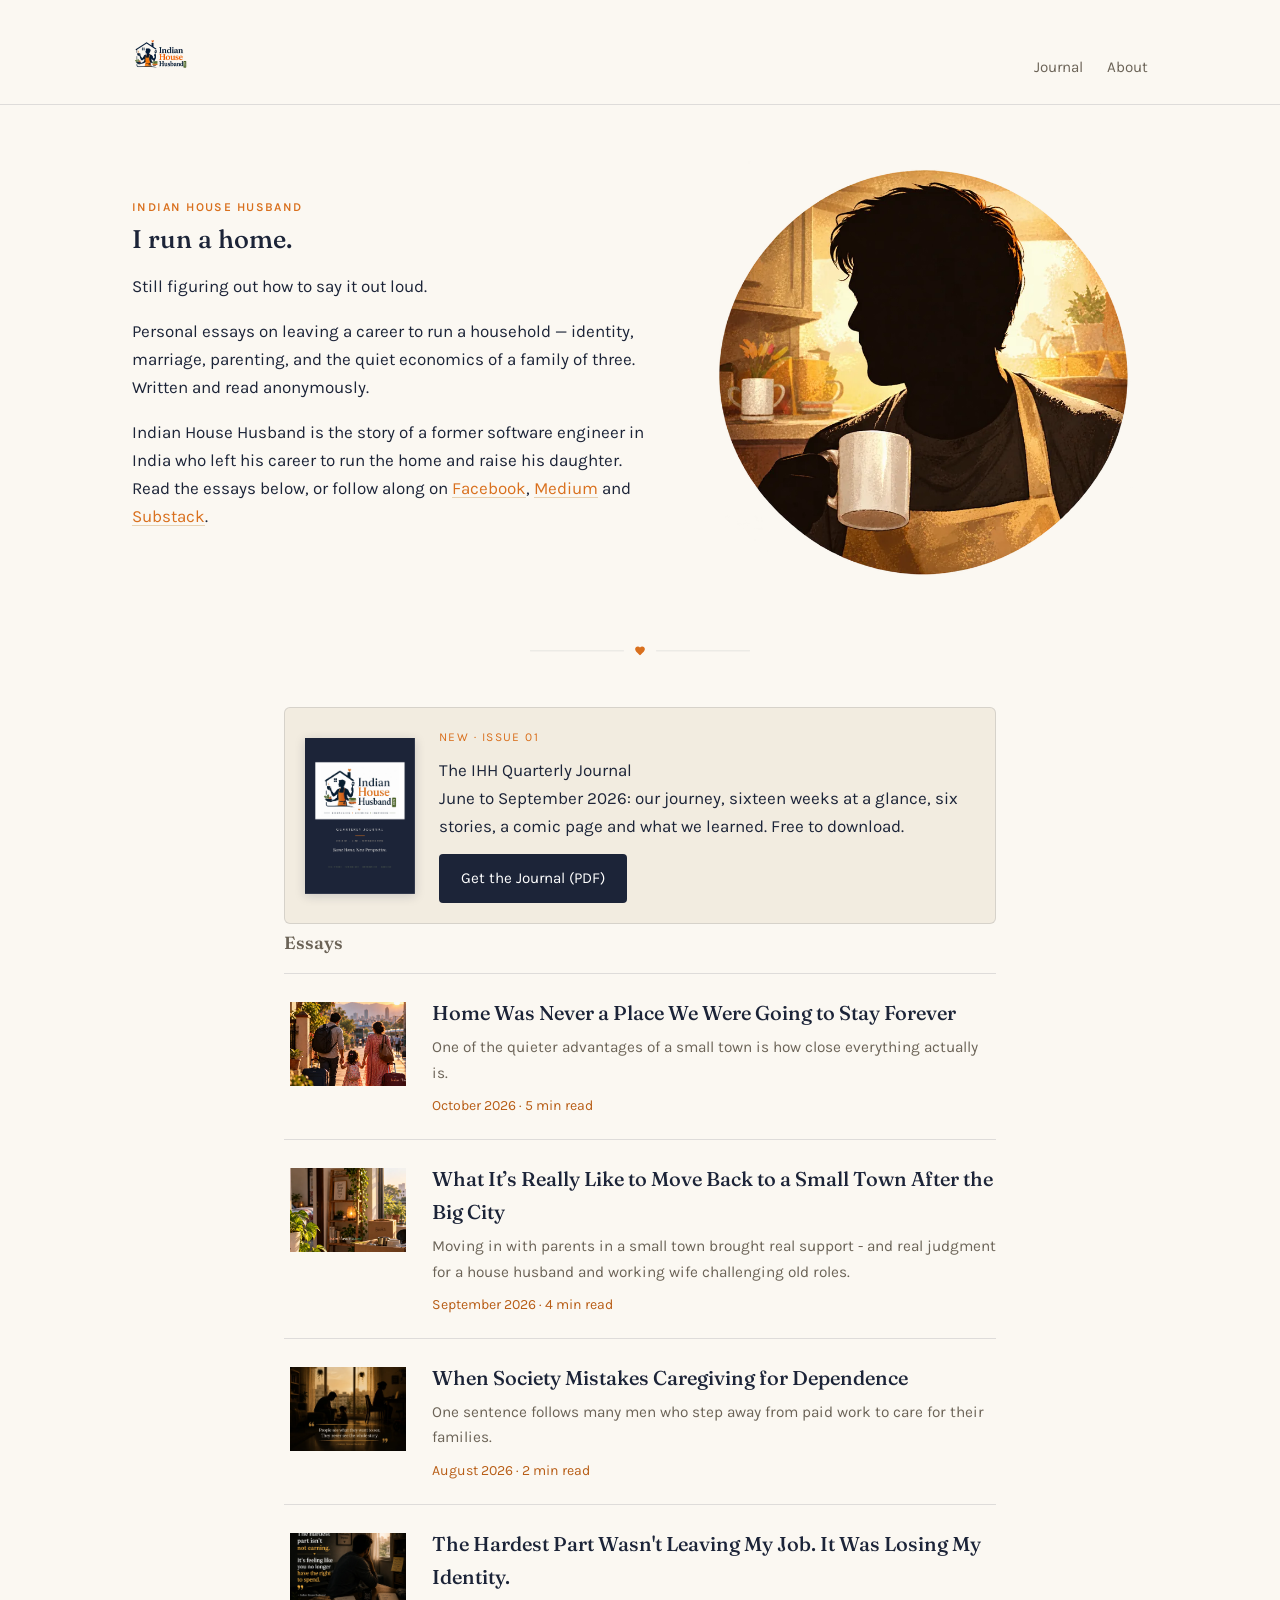
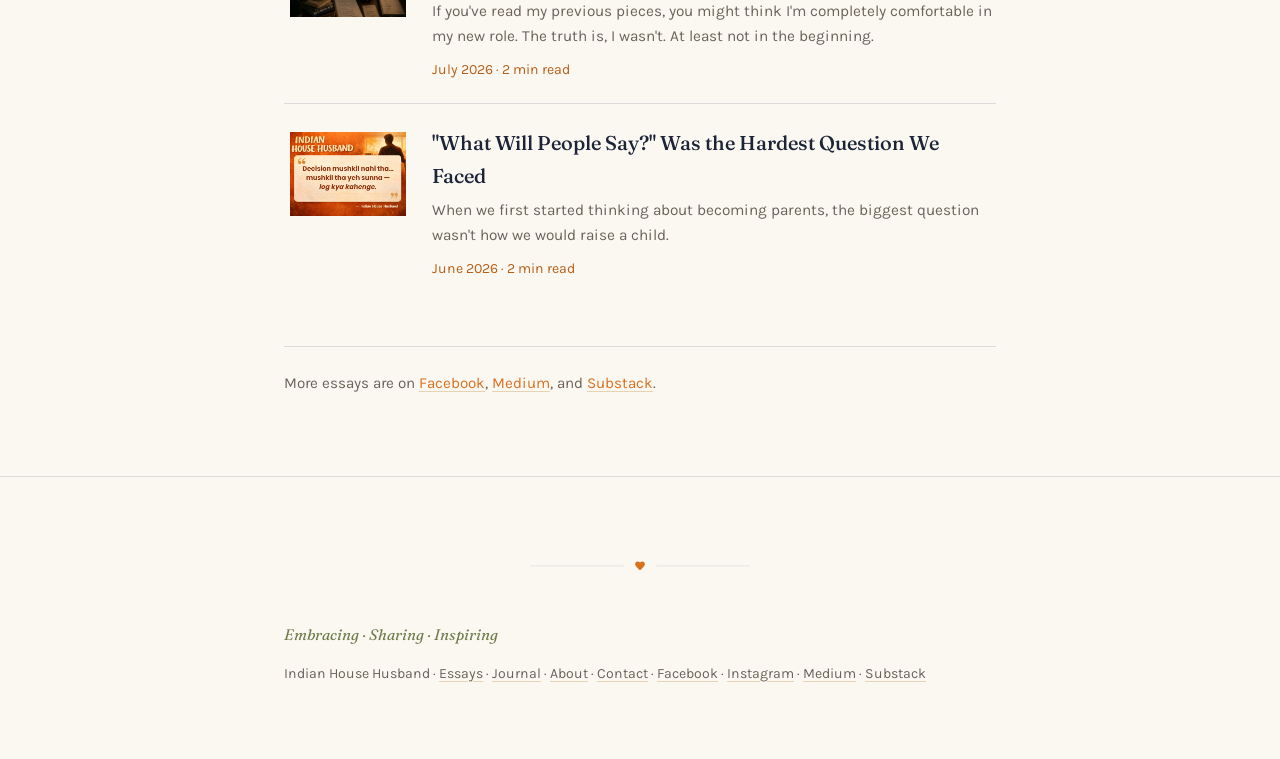
<file: index.html>
<!DOCTYPE html>
<html lang="en-IN">
<head>
<meta charset="UTF-8">
<meta name="viewport" content="width=device-width, initial-scale=1.0">
<title>Indian House Husband | Essays on Running a Home in India</title>
<meta name="description" content="Personal essays by an anonymous Indian house husband on leaving a career to run a home: identity, marriage, parenting and everyday life in India.">
<link rel="canonical" href="https://indianhousehusband.com/">
<meta name="theme-color" content="#fbf8f2">
<meta name="robots" content="index, follow, max-image-preview:large">

<meta property="og:type" content="website">
<meta property="og:site_name" content="Indian House Husband">
<meta property="og:title" content="Indian House Husband | Essays on Running a Home in India">
<meta property="og:description" content="Personal essays by an anonymous Indian house husband on leaving a career to run a home: identity, marriage, parenting and everyday life in India.">
<meta property="og:url" content="https://indianhousehusband.com/">
<meta property="og:image" content="https://indianhousehusband.com/banner.png">
<meta name="twitter:card" content="summary_large_image">
<meta name="twitter:title" content="Indian House Husband | Essays on Running a Home in India">
<meta name="twitter:description" content="Personal essays by an anonymous Indian house husband on leaving a career to run a home: identity, marriage, parenting and everyday life in India.">
<meta name="twitter:image" content="https://indianhousehusband.com/banner.png">

<script type="application/ld+json">
{
  "@context": "https://schema.org",
  "@graph": [
    {
      "@type": "Organization",
      "@id": "https://indianhousehusband.com/#org",
      "name": "Indian House Husband",
      "url": "https://indianhousehusband.com/",
      "logo": {
        "@type": "ImageObject",
        "url": "https://indianhousehusband.com/logo.png"
      },
      "sameAs": [
        "https://www.facebook.com/indianhousehusband/",
        "https://medium.com/@indianhousehusband",
        "https://substack.com/@indianhousehusband",
        "https://www.instagram.com/_indianhousehusband/"
      ],
      "email": "indianhousehusband@zohomail.in"
    },
    {
      "@type": "WebSite",
      "@id": "https://indianhousehusband.com/#website",
      "url": "https://indianhousehusband.com/",
      "name": "Indian House Husband",
      "description": "Personal essays by an anonymous Indian house husband on leaving a career to run a home: identity, marriage, parenting and everyday life in India.",
      "inLanguage": "en-IN",
      "publisher": {
        "@id": "https://indianhousehusband.com/#org"
      }
    },
    {
      "@type": "Blog",
      "@id": "https://indianhousehusband.com/#blog",
      "url": "https://indianhousehusband.com/",
      "name": "Indian House Husband",
      "description": "Personal essays by an anonymous Indian house husband on leaving a career to run a home: identity, marriage, parenting and everyday life in India.",
      "inLanguage": "en-IN",
      "publisher": {
        "@id": "https://indianhousehusband.com/#org"
      }
    }
  ]
}
</script>

<link rel="icon" href="logo.png">
<link rel="preconnect" href="https://fonts.googleapis.com">
<link rel="preconnect" href="https://fonts.gstatic.com" crossorigin>
<link rel="stylesheet" href="https://fonts.googleapis.com/css2?family=Fraunces:ital,opsz,wght@0,9..144,400;0,9..144,500;0,9..144,600;1,9..144,400&family=Karla:wght@400;500;600&display=swap">
<link rel="stylesheet" href="style.css">
</head>
<body>

<header class="site-header">
  <div class="wrap-wide">
    <a href="index.html" class="wordmark"><img src="logo-header.webp" alt="Indian House Husband" width="111" height="80"></a>
    <nav class="site-nav">
      <a href="journal.html">Journal</a>
      <a href="about.html">About</a>
    </nav>
  </div>
</header>

<main>

  <section class="hero-section">
    <div class="wrap-wide hero-grid">
      <div class="hero-text">
        <h1><span class="kicker">Indian House Husband</span> I run a home.</h1>
        <p class="tagline">Still figuring out how to say it out loud.</p>
        <p class="lede">Personal essays on leaving a career to run a household — identity, marriage, parenting, and the quiet economics of a family of three. Written and read anonymously.</p>
        <p class="lede">Indian House Husband is the story of a former software engineer in India who left his career to run the home and raise his daughter. Read the essays below, or follow along on <a href="https://www.facebook.com/indianhousehusband/" target="_blank" rel="noopener">Facebook</a>, <a href="https://medium.com/@indianhousehusband" target="_blank" rel="noopener">Medium</a> and <a href="https://substack.com/@indianhousehusband" target="_blank" rel="noopener">Substack</a>.</p>
      </div>
      <img src="images/hero.webp" alt="Silhouette of an Indian house husband holding a mug in a warm kitchen" width="800" height="772" fetchpriority="high"/>
    </div>
  </section>

  <div class="wrap">
    <svg class="ornament-divider" viewBox="0 0 300 24" xmlns="http://www.w3.org/2000/svg" role="presentation" aria-hidden="true">
      <line x1="0" y1="12" x2="128" y2="12" stroke="var(--rule)" stroke-width="1"/>
      <path transform="translate(142,4) scale(0.667)" fill="var(--accent)" d="M12 21.35l-1.45-1.32C5.4 15.36 2 12.28 2 8.5 2 5.42 4.42 3 7.5 3c1.74 0 3.41.81 4.5 2.09C13.09 3.81 14.76 3 16.5 3 19.58 3 22 5.42 22 8.5c0 3.78-3.4 6.86-8.55 11.54L12 21.35z"/>
      <line x1="172" y1="12" x2="300" y2="12" stroke="var(--rule)" stroke-width="1"/>
    </svg>
  </div>

  <section class="wrap journal-feature">
    <a class="journal-feature-card" href="journal.html">
      <img src="journal-cover.png" alt="Cover of the IHH Quarterly Journal, Issue 01" width="140" loading="lazy">
      <div>
        <span class="kicker">New · Issue 01</span>
        <span class="essay-title">The IHH Quarterly Journal</span>
        <span class="essay-dek">June to September 2026: our journey, sixteen weeks at a glance, six stories, a comic page and what we learned. Free to download.</span>
        <span class="btn-download">Get the Journal (PDF)</span>
      </div>
    </a>
  </section>

  <section class="wrap essay-list">
    <h2>Essays</h2>

    <a class="essay-row" href="essays/home-never-a-place-to-stay.html">
      <img src="images/10_2026.webp" alt="Home Was Never a Place We Were Going to Stay Forever" width="128" height="96" loading="lazy" class="essay-thumb-placeholder"/>
      <div class="essay-row-content">
        <span class="essay-title">Home Was Never a Place We Were Going to Stay Forever</span>
        <span class="essay-dek">One of the quieter advantages of a small town is how close everything actually is.</span>
        <span class="essay-meta">October 2026 · 5 min read</span>
      </div>
    </a>

    <a class="essay-row" href="essays/big-city-to-small-town.html">
      <img src="images/09_2026.webp" alt="What It’s Really Like to Move Back to a Small Town After the Big City" width="128" height="96" loading="lazy" class="essay-thumb-placeholder"/>
      <div class="essay-row-content">
        <span class="essay-title">What It’s Really Like to Move Back to a Small Town After the Big City</span>
        <span class="essay-dek">Moving in with parents in a small town brought real support - and real judgment for a house husband and working wife challenging old roles.</span>
        <span class="essay-meta">September 2026 · 4 min read</span>
      </div>
    </a>
    
    <a class="essay-row" href="essays/caregiving-not-dependence.html">
      <img src="images/08_2026.webp" alt="When Society Mistakes Caregiving for Dependence" width="128" height="96" loading="lazy" class="essay-thumb-placeholder"/>
      <div class="essay-row-content">
        <span class="essay-title">When Society Mistakes Caregiving for Dependence</span>
        <span class="essay-dek">One sentence follows many men who step away from paid work to care for their families.</span>
        <span class="essay-meta">August 2026 · 2 min read</span>
      </div>
    </a>

    <a class="essay-row" href="essays/losing-my-identity.html">
      <img src="images/07_2026.webp" alt="The Hardest Part Wasn't Leaving My Job. It Was Losing My Identity." width="128" height="96" loading="lazy" class="essay-thumb-placeholder"/>
      <div class="essay-row-content">
        <span class="essay-title">The Hardest Part Wasn't Leaving My Job. It Was Losing My Identity.</span>
        <span class="essay-dek">If you've read my previous pieces, you might think I'm completely comfortable in my new role. The truth is, I wasn't. At least not in the beginning.</span>
        <span class="essay-meta">July 2026 · 2 min read</span>
      </div>
    </a>

    <a class="essay-row" href="essays/hardest-question.html">
      <img src="images/06_2026.webp" alt='"What Will People Say?" Was the Hardest Question We Faced' width="128" height="96" loading="lazy" class="essay-thumb-placeholder"/>
      <div class="essay-row-content">
        <span class="essay-title">"What Will People Say?" Was the Hardest Question We Faced</span>
        <span class="essay-dek">When we first started thinking about becoming parents, the biggest question wasn't how we would raise a child.</span>
        <span class="essay-meta">June 2026 · 2 min read</span>
      </div>
    </a>

    <p class="more-link">More essays are on <a href="https://www.facebook.com/indianhousehusband/" target="_blank" rel="noopener">Facebook</a>, <a href="https://medium.com/@indianhousehusband" target="_blank" rel="noopener">Medium</a>, and <a href="https://substack.com/@indianhousehusband" target="_blank" rel="noopener">Substack</a>.</p>
  </section>

</main>

<footer class="site-footer">
  <div class="wrap">
    <svg class="ornament-divider" viewBox="0 0 300 24" xmlns="http://www.w3.org/2000/svg" role="presentation" aria-hidden="true">
      <line x1="0" y1="12" x2="128" y2="12" stroke="var(--rule)" stroke-width="1"/>
      <path transform="translate(142,4) scale(0.667)" fill="var(--accent)" d="M12 21.35l-1.45-1.32C5.4 15.36 2 12.28 2 8.5 2 5.42 4.42 3 7.5 3c1.74 0 3.41.81 4.5 2.09C13.09 3.81 14.76 3 16.5 3 19.58 3 22 5.42 22 8.5c0 3.78-3.4 6.86-8.55 11.54L12 21.35z"/>
      <line x1="172" y1="12" x2="300" y2="12" stroke="var(--rule)" stroke-width="1"/>
    </svg>
    <p class="tagline-footer">Embracing &middot; Sharing &middot; Inspiring</p>
    <p>Indian House Husband &middot; <a href="index.html">Essays</a> &middot; <a href="journal.html">Journal</a> &middot; <a href="about.html">About</a> &middot; <a href="contact.html">Contact</a> &middot; <a href="https://www.facebook.com/indianhousehusband/" target="_blank" rel="noopener">Facebook</a> &middot; <a href="https://www.instagram.com/_indianhousehusband/" target="_blank" rel="noopener">Instagram</a> &middot; <a href="https://medium.com/@indianhousehusband" target="_blank" rel="noopener">Medium</a> &middot; <a href="https://substack.com/@indianhousehusband" target="_blank" rel="noopener">Substack</a></p>
  </div>
</footer>

</body>
</html>
</file>
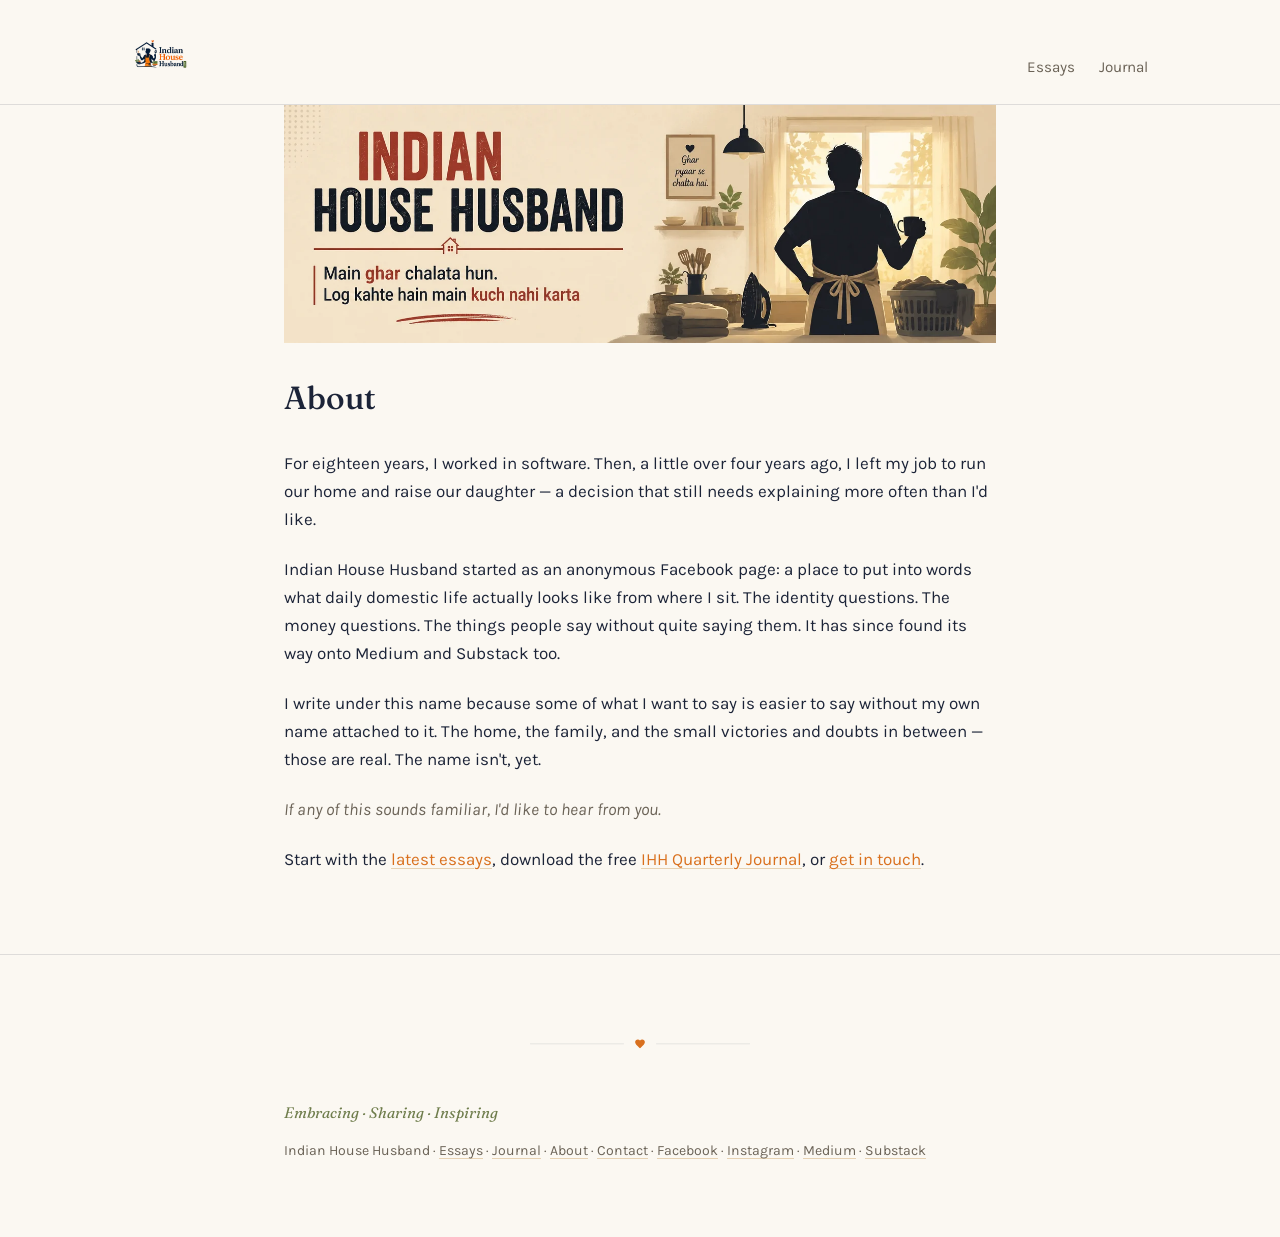
<file: about.html>
<!DOCTYPE html>
<html lang="en-IN">
<head>
<meta charset="UTF-8">
<meta name="viewport" content="width=device-width, initial-scale=1.0">
<title>About Indian House Husband — an anonymous house husband in India</title>
<meta name="description" content="About Indian House Husband: an anonymous writer, a former software engineer, on leaving his career to run the home and raise his daughter in India.">
<link rel="canonical" href="https://indianhousehusband.com/about.html">
<meta name="theme-color" content="#fbf8f2">
<meta name="robots" content="index, follow, max-image-preview:large">

<meta property="og:type" content="website">
<meta property="og:site_name" content="Indian House Husband">
<meta property="og:title" content="About Indian House Husband">
<meta property="og:description" content="About Indian House Husband: an anonymous writer, a former software engineer, on leaving his career to run the home and raise his daughter in India.">
<meta property="og:url" content="https://indianhousehusband.com/about.html">
<meta property="og:image" content="https://indianhousehusband.com/banner.png">
<meta name="twitter:card" content="summary_large_image">
<meta name="twitter:title" content="About Indian House Husband">
<meta name="twitter:description" content="About Indian House Husband: an anonymous writer, a former software engineer, on leaving his career to run the home and raise his daughter in India.">
<meta name="twitter:image" content="https://indianhousehusband.com/banner.png">

<script type="application/ld+json">
{
  "@context": "https://schema.org",
  "@type": "AboutPage",
  "url": "https://indianhousehusband.com/about.html",
  "name": "About Indian House Husband — an anonymous house husband in India",
  "description": "About Indian House Husband: an anonymous writer, a former software engineer, on leaving his career to run the home and raise his daughter in India.",
  "inLanguage": "en-IN",
  "isPartOf": {
    "@id": "https://indianhousehusband.com/#website"
  },
  "about": {
    "@type": "Organization",
    "@id": "https://indianhousehusband.com/#org",
    "name": "Indian House Husband",
    "url": "https://indianhousehusband.com/",
    "logo": {
      "@type": "ImageObject",
      "url": "https://indianhousehusband.com/logo.png"
    },
    "sameAs": [
      "https://www.facebook.com/indianhousehusband/",
      "https://medium.com/@indianhousehusband",
      "https://substack.com/@indianhousehusband",
      "https://www.instagram.com/_indianhousehusband/"
    ]
  }
}
</script>
<script type="application/ld+json">
{
  "@context": "https://schema.org",
  "@type": "BreadcrumbList",
  "itemListElement": [
    {
      "@type": "ListItem",
      "position": 1,
      "name": "Home",
      "item": "https://indianhousehusband.com/"
    },
    {
      "@type": "ListItem",
      "position": 2,
      "name": "About",
      "item": "https://indianhousehusband.com/about.html"
    }
  ]
}
</script>

<link rel="icon" href="logo.png">
<link rel="preconnect" href="https://fonts.googleapis.com">
<link rel="preconnect" href="https://fonts.gstatic.com" crossorigin>
<link rel="stylesheet" href="https://fonts.googleapis.com/css2?family=Fraunces:ital,opsz,wght@0,9..144,400;0,9..144,500;0,9..144,600;1,9..144,400&family=Karla:wght@400;500;600&display=swap">
<link rel="stylesheet" href="style.css">
</head>
<body>

<header class="site-header">
  <div class="wrap-wide">
    <a href="index.html" class="wordmark"><img src="logo-header.webp" alt="Indian House Husband" width="111" height="80"></a>
    <nav class="site-nav">
      <a href="index.html">Essays</a>
      <a href="journal.html">Journal</a>
    </nav>
  </div>
</header>

<main class="wrap">
  <img src="banner.webp" alt="Indian House Husband — Embracing, Sharing, Inspiring" width="1400" height="467" class="about-banner">
  <h1 class="page-title">About</h1>

  <div class="prose">
    <p>For eighteen years, I worked in software. Then, a little over four years ago, I left my job to run our home and raise our daughter — a decision that still needs explaining more often than I'd like.</p>

    <p>Indian House Husband started as an anonymous Facebook page: a place to put into words what daily domestic life actually looks like from where I sit. The identity questions. The money questions. The things people say without quite saying them. It has since found its way onto Medium and Substack too.</p>

    <p>I write under this name because some of what I want to say is easier to say without my own name attached to it. The home, the family, and the small victories and doubts in between — those are real. The name isn't, yet.</p>

    <p class="byline">If any of this sounds familiar, I'd like to hear from you.</p>

    <p>Start with the <a href="index.html">latest essays</a>, download the free <a href="journal.html">IHH Quarterly Journal</a>, or <a href="contact.html">get in touch</a>.</p>
  </div>
</main>

<footer class="site-footer">
  <div class="wrap">
    <svg class="ornament-divider" viewBox="0 0 300 24" xmlns="http://www.w3.org/2000/svg" role="presentation" aria-hidden="true">
      <line x1="0" y1="12" x2="128" y2="12" stroke="var(--rule)" stroke-width="1"/>
      <path transform="translate(142,4) scale(0.667)" fill="var(--accent)" d="M12 21.35l-1.45-1.32C5.4 15.36 2 12.28 2 8.5 2 5.42 4.42 3 7.5 3c1.74 0 3.41.81 4.5 2.09C13.09 3.81 14.76 3 16.5 3 19.58 3 22 5.42 22 8.5c0 3.78-3.4 6.86-8.55 11.54L12 21.35z"/>
      <line x1="172" y1="12" x2="300" y2="12" stroke="var(--rule)" stroke-width="1"/>
    </svg>
    <p class="tagline-footer">Embracing &middot; Sharing &middot; Inspiring</p>
    <p>Indian House Husband &middot; <a href="index.html">Essays</a> &middot; <a href="journal.html">Journal</a> &middot; <a href="about.html">About</a> &middot; <a href="contact.html">Contact</a> &middot; <a href="https://www.facebook.com/indianhousehusband/" target="_blank" rel="noopener">Facebook</a> &middot; <a href="https://www.instagram.com/_indianhousehusband/" target="_blank" rel="noopener">Instagram</a> &middot; <a href="https://medium.com/@indianhousehusband" target="_blank" rel="noopener">Medium</a> &middot; <a href="https://substack.com/@indianhousehusband" target="_blank" rel="noopener">Substack</a></p>
  </div>
</footer>

</body>
</html>
</file>
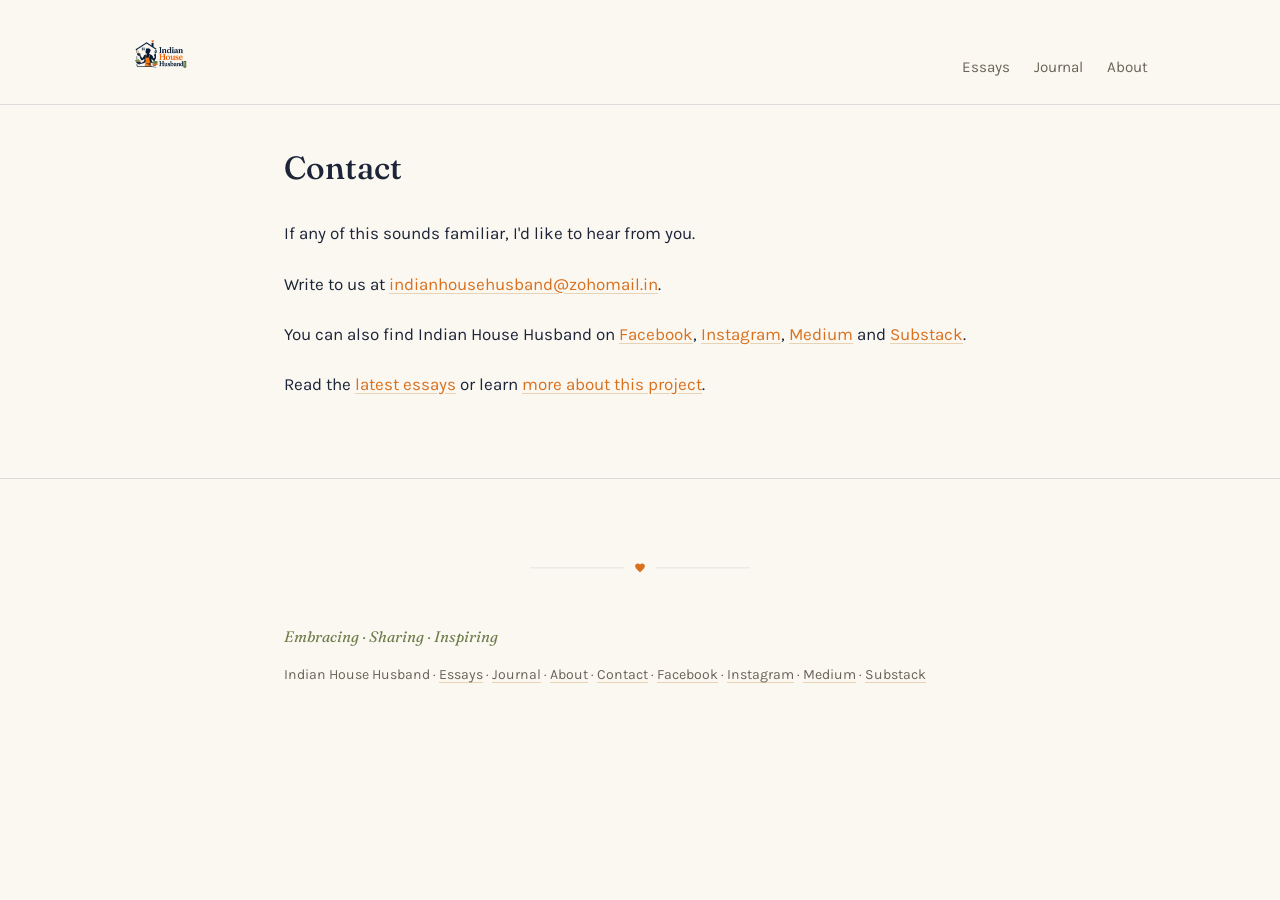
<file: contact.html>
<!DOCTYPE html>
<html lang="en-IN">
<head>
<meta charset="UTF-8">
<meta name="viewport" content="width=device-width, initial-scale=1.0">
<title>Contact Indian House Husband — an anonymous house husband in India</title>
<meta name="description" content="Write to Indian House Husband: questions, thoughts or your own story. Email indianhousehusband@zohomail.in or find us on Facebook, Instagram, Medium and Substack.">
<link rel="canonical" href="https://indianhousehusband.com/contact.html">
<meta name="theme-color" content="#fbf8f2">
<meta name="robots" content="index, follow, max-image-preview:large">

<meta property="og:type" content="website">
<meta property="og:site_name" content="Indian House Husband">
<meta property="og:title" content="Contact Indian House Husband">
<meta property="og:description" content="Write to Indian House Husband: questions, thoughts or your own story. Email indianhousehusband@zohomail.in or find us on Facebook, Instagram, Medium and Substack.">
<meta property="og:url" content="https://indianhousehusband.com/contact.html">
<meta property="og:image" content="https://indianhousehusband.com/banner.png">
<meta name="twitter:card" content="summary_large_image">
<meta name="twitter:title" content="Contact Indian House Husband">
<meta name="twitter:description" content="Write to Indian House Husband: questions, thoughts or your own story. Email indianhousehusband@zohomail.in or find us on Facebook, Instagram, Medium and Substack.">
<meta name="twitter:image" content="https://indianhousehusband.com/banner.png">

<script type="application/ld+json">
{
  "@context": "https://schema.org",
  "@type": "ContactPage",
  "url": "https://indianhousehusband.com/contact.html",
  "name": "Contact Indian House Husband",
  "description": "Write to Indian House Husband: questions, thoughts or your own story. Email indianhousehusband@zohomail.in or find us on Facebook, Instagram, Medium and Substack.",
  "inLanguage": "en-IN",
  "isPartOf": {
    "@id": "https://indianhousehusband.com/#website"
  },
  "about": {
    "@type": "Organization",
    "@id": "https://indianhousehusband.com/#org",
    "name": "Indian House Husband",
    "url": "https://indianhousehusband.com/",
    "email": "indianhousehusband@zohomail.in",
    "contactPoint": {
      "@type": "ContactPoint",
      "contactType": "reader enquiries",
      "email": "indianhousehusband@zohomail.in",
      "availableLanguage": [
        "English",
        "Hindi"
      ]
    }
  }
}
</script>
<script type="application/ld+json">
{
  "@context": "https://schema.org",
  "@type": "BreadcrumbList",
  "itemListElement": [
    {
      "@type": "ListItem",
      "position": 1,
      "name": "Home",
      "item": "https://indianhousehusband.com/"
    },
    {
      "@type": "ListItem",
      "position": 2,
      "name": "Contact",
      "item": "https://indianhousehusband.com/contact.html"
    }
  ]
}
</script>

<link rel="icon" href="logo.png">
<link rel="preconnect" href="https://fonts.googleapis.com">
<link rel="preconnect" href="https://fonts.gstatic.com" crossorigin>
<link rel="stylesheet" href="https://fonts.googleapis.com/css2?family=Fraunces:ital,opsz,wght@0,9..144,400;0,9..144,500;0,9..144,600;1,9..144,400&family=Karla:wght@400;500;600&display=swap">
<link rel="stylesheet" href="style.css">
</head>
<body>

<header class="site-header">
  <div class="wrap-wide">
    <a href="index.html" class="wordmark"><img src="logo-header.webp" alt="Indian House Husband" width="111" height="80"></a>
    <nav class="site-nav">
      <a href="index.html">Essays</a>
      <a href="journal.html">Journal</a>
      <a href="about.html">About</a>
    </nav>
  </div>
</header>

<main class="wrap contact-page">
  <h1 class="page-title">Contact</h1>
  <div class="prose">
    <p>If any of this sounds familiar, I'd like to hear from you.</p>

    <p>Write to us at <a href="mailto:indianhousehusband@zohomail.in">indianhousehusband@zohomail.in</a>.</p>

    <p>You can also find Indian House Husband on <a href="https://www.facebook.com/indianhousehusband/" target="_blank" rel="noopener">Facebook</a>, <a href="https://www.instagram.com/_indianhousehusband/" target="_blank" rel="noopener">Instagram</a>, <a href="https://medium.com/@indianhousehusband" target="_blank" rel="noopener">Medium</a> and <a href="https://substack.com/@indianhousehusband" target="_blank" rel="noopener">Substack</a>.</p>

    <p>Read the <a href="index.html">latest essays</a> or learn <a href="about.html">more about this project</a>.</p>
  </div>
</main>

<footer class="site-footer">
  <div class="wrap">
    <svg class="ornament-divider" viewBox="0 0 300 24" xmlns="http://www.w3.org/2000/svg" role="presentation" aria-hidden="true">
      <line x1="0" y1="12" x2="128" y2="12" stroke="var(--rule)" stroke-width="1"/>
      <path transform="translate(142,4) scale(0.667)" fill="var(--accent)" d="M12 21.35l-1.45-1.32C5.4 15.36 2 12.28 2 8.5 2 5.42 4.42 3 7.5 3c1.74 0 3.41.81 4.5 2.09C13.09 3.81 14.76 3 16.5 3 19.58 3 22 5.42 22 8.5c0 3.78-3.4 6.86-8.55 11.54L12 21.35z"/>
      <line x1="172" y1="12" x2="300" y2="12" stroke="var(--rule)" stroke-width="1"/>
    </svg>
    <p class="tagline-footer">Embracing &middot; Sharing &middot; Inspiring</p>
    <p>Indian House Husband &middot; <a href="index.html">Essays</a> &middot; <a href="journal.html">Journal</a> &middot; <a href="about.html">About</a> &middot; <a href="contact.html">Contact</a> &middot; <a href="https://www.facebook.com/indianhousehusband/" target="_blank" rel="noopener">Facebook</a> &middot; <a href="https://www.instagram.com/_indianhousehusband/" target="_blank" rel="noopener">Instagram</a> &middot; <a href="https://medium.com/@indianhousehusband" target="_blank" rel="noopener">Medium</a> &middot; <a href="https://substack.com/@indianhousehusband" target="_blank" rel="noopener">Substack</a></p>
  </div>
</footer>

</body>
</html>
</file>
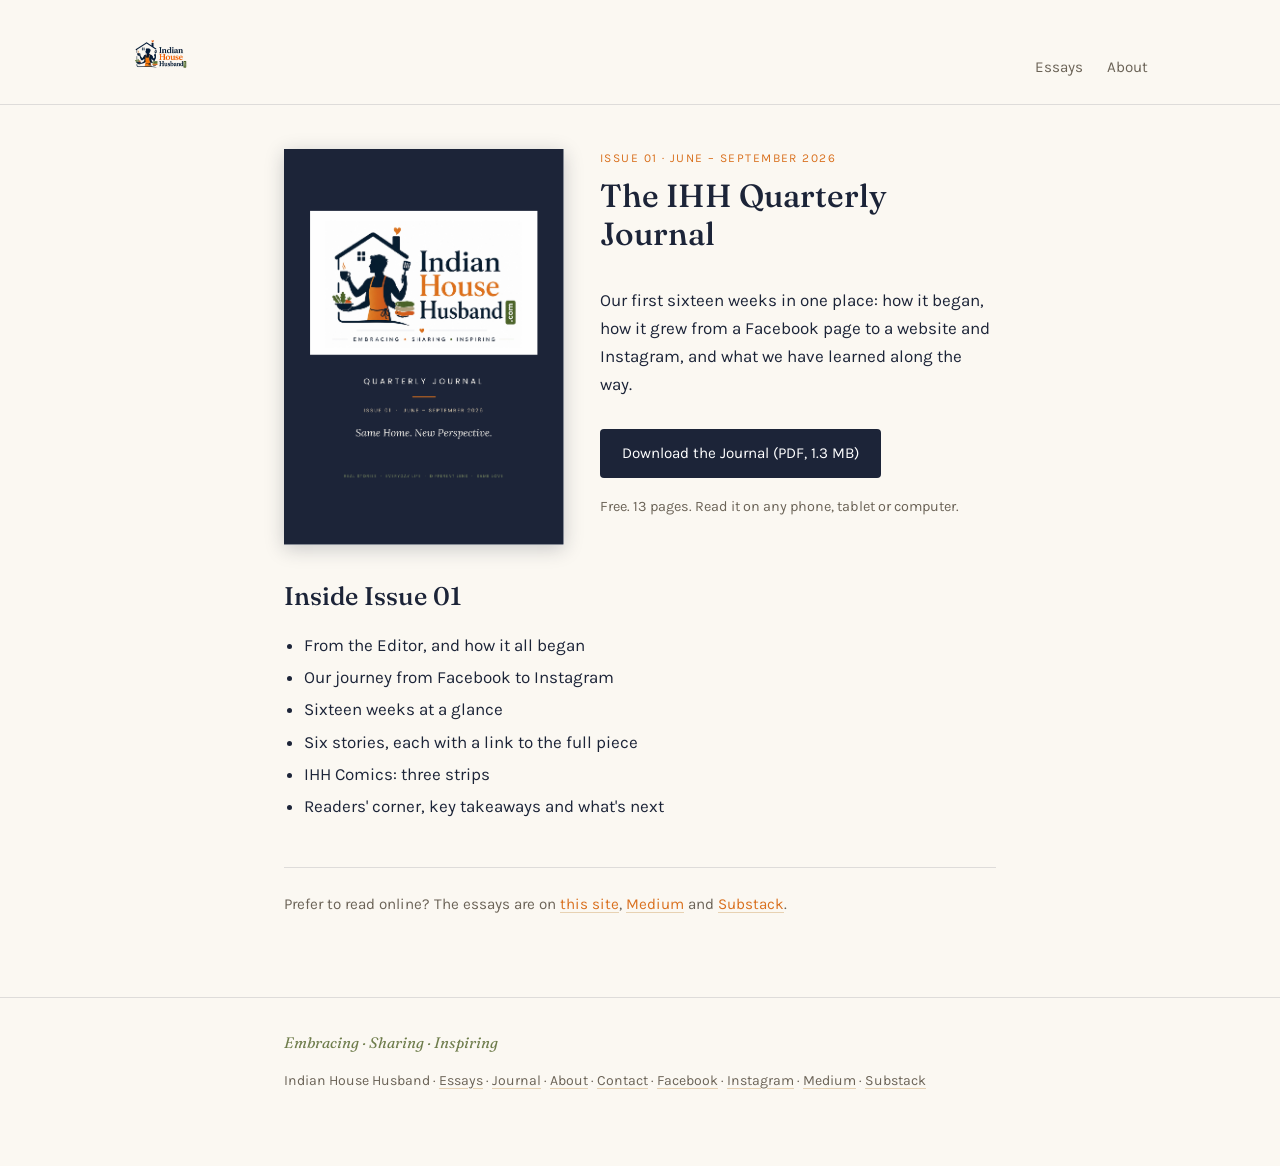
<file: journal.html>
<!DOCTYPE html>
<html lang="en-IN">
<head>
<meta charset="UTF-8">
<meta name="viewport" content="width=device-width, initial-scale=1.0">
<title>IHH Quarterly Journal, Issue 01 (free PDF) | Indian House Husband</title>
<meta name="description" content="Free download: the first IHH Quarterly Journal (June to September 2026). Our journey, sixteen weeks at a glance, six stories, comics and key takeaways.">
<link rel="canonical" href="https://indianhousehusband.com/journal.html">
<meta name="theme-color" content="#fbf8f2">
<meta name="robots" content="index, follow, max-image-preview:large">
<meta property="og:type" content="website">
<meta property="og:site_name" content="Indian House Husband">
<meta property="og:title" content="IHH Quarterly Journal, Issue 01 (free PDF)">
<meta property="og:description" content="Free download: the first IHH Quarterly Journal (June to September 2026). Our journey, sixteen weeks at a glance, six stories, comics and key takeaways.">
<meta property="og:url" content="https://indianhousehusband.com/journal.html">
<meta property="og:image" content="https://indianhousehusband.com/journal-cover.png">
<meta name="twitter:card" content="summary_large_image">
<meta name="twitter:image" content="https://indianhousehusband.com/journal-cover.png">
<script type="application/ld+json">
{
  "@context": "https://schema.org",
  "@type": "WebPage",
  "url": "https://indianhousehusband.com/journal.html",
  "name": "IHH Quarterly Journal, Issue 01 (free PDF) | Indian House Husband",
  "description": "Free download: the first IHH Quarterly Journal (June to September 2026). Our journey, sixteen weeks at a glance, six stories, comics and key takeaways.",
  "inLanguage": "en-IN",
  "isPartOf": {
    "@id": "https://indianhousehusband.com/#website"
  },
  "mainEntity": {
    "@type": "DigitalDocument",
    "name": "IHH Quarterly Journal, Issue 01 (June–September 2026)",
    "encodingFormat": "application/pdf",
    "contentUrl": "https://indianhousehusband.com/downloads/IHH-Quarterly-Journal-Issue-01.pdf",
    "image": "https://indianhousehusband.com/journal-cover.png",
    "inLanguage": "en-IN",
    "publisher": {
      "@id": "https://indianhousehusband.com/#org"
    }
  }
}
</script>
<script type="application/ld+json">
{
  "@context": "https://schema.org",
  "@type": "BreadcrumbList",
  "itemListElement": [
    {
      "@type": "ListItem",
      "position": 1,
      "name": "Home",
      "item": "https://indianhousehusband.com/"
    },
    {
      "@type": "ListItem",
      "position": 2,
      "name": "Journal",
      "item": "https://indianhousehusband.com/journal.html"
    }
  ]
}
</script>

<link rel="icon" href="logo.png">
<link rel="preconnect" href="https://fonts.googleapis.com">
<link rel="preconnect" href="https://fonts.gstatic.com" crossorigin>
<link rel="stylesheet" href="https://fonts.googleapis.com/css2?family=Fraunces:ital,opsz,wght@0,9..144,400;0,9..144,500;0,9..144,600;1,9..144,400&family=Karla:wght@400;500;600&display=swap">
<link rel="stylesheet" href="style.css">
</head>
<body>
<header class="site-header">
  <div class="wrap-wide">
    <a href="index.html" class="wordmark"><img src="logo-header.webp" alt="Indian House Husband" width="111" height="80"></a>
    <nav class="site-nav">
      <a href="index.html">Essays</a>
      <a href="about.html">About</a>
    </nav>
  </div>
</header>
<main>
  <section class="wrap journal-page">
    <div class="journal-hero">
      <img src="journal-cover.png" alt="Cover of the IHH Quarterly Journal, Issue 01, June to September 2026" width="280" height="396">
      <div>
        <span class="kicker">Issue 01 · June – September 2026</span>
        <h1 class="page-title">The IHH Quarterly Journal</h1>
        <p>Our first sixteen weeks in one place: how it began, how it grew from a Facebook page to a website and Instagram, and what we have learned along the way.</p>
        <p><a class="btn-download" href="downloads/IHH-Quarterly-Journal-Issue-01.pdf" download>Download the Journal (PDF, 1.3 MB)</a></p>
        <p class="muted">Free. 13 pages. Read it on any phone, tablet or computer.</p>
      </div>
    </div>
    <h2>Inside Issue 01</h2>
    <ul class="journal-list">
      <li>From the Editor, and how it all began</li>
      <li>Our journey from Facebook to Instagram</li>
      <li>Sixteen weeks at a glance</li>
      <li>Six stories, each with a link to the full piece</li>
      <li>IHH Comics: three strips</li>
      <li>Readers' corner, key takeaways and what's next</li>
    </ul>
    <p class="more-link">Prefer to read online? The essays are on <a href="index.html">this site</a>, <a href="https://medium.com/@indianhousehusband" target="_blank" rel="noopener">Medium</a> and <a href="https://substack.com/@indianhousehusband" target="_blank" rel="noopener">Substack</a>.</p>
  </section>
</main>
<footer class="site-footer"><div class="wrap">
  <p class="tagline-footer">Embracing &middot; Sharing &middot; Inspiring</p>
  <p>Indian House Husband &middot; <a href="index.html">Essays</a> &middot; <a href="journal.html">Journal</a> &middot; <a href="about.html">About</a> &middot; <a href="contact.html">Contact</a> &middot; <a href="https://www.facebook.com/indianhousehusband/" target="_blank" rel="noopener">Facebook</a> &middot; <a href="https://www.instagram.com/_indianhousehusband/" target="_blank" rel="noopener">Instagram</a> &middot; <a href="https://medium.com/@indianhousehusband" target="_blank" rel="noopener">Medium</a> &middot; <a href="https://substack.com/@indianhousehusband" target="_blank" rel="noopener">Substack</a></p>
</div></footer>
</body>
</html>
</file>
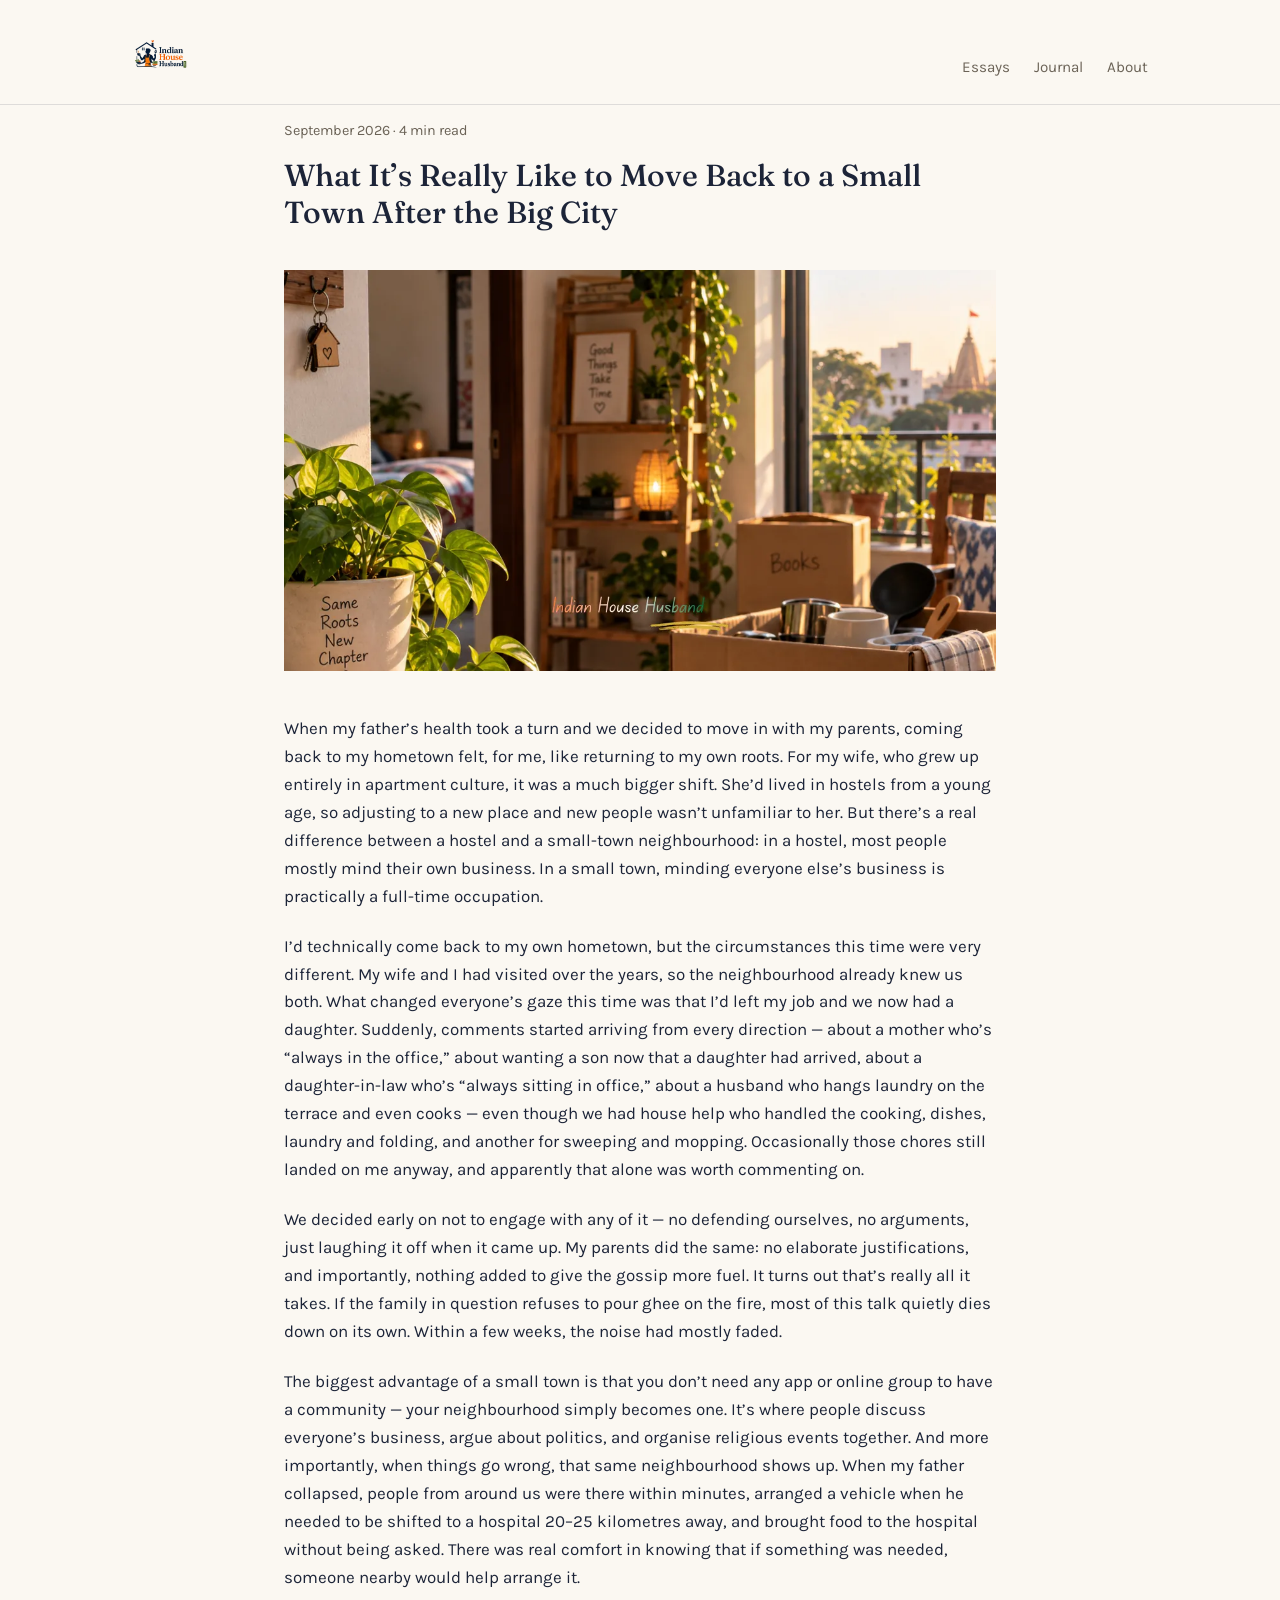
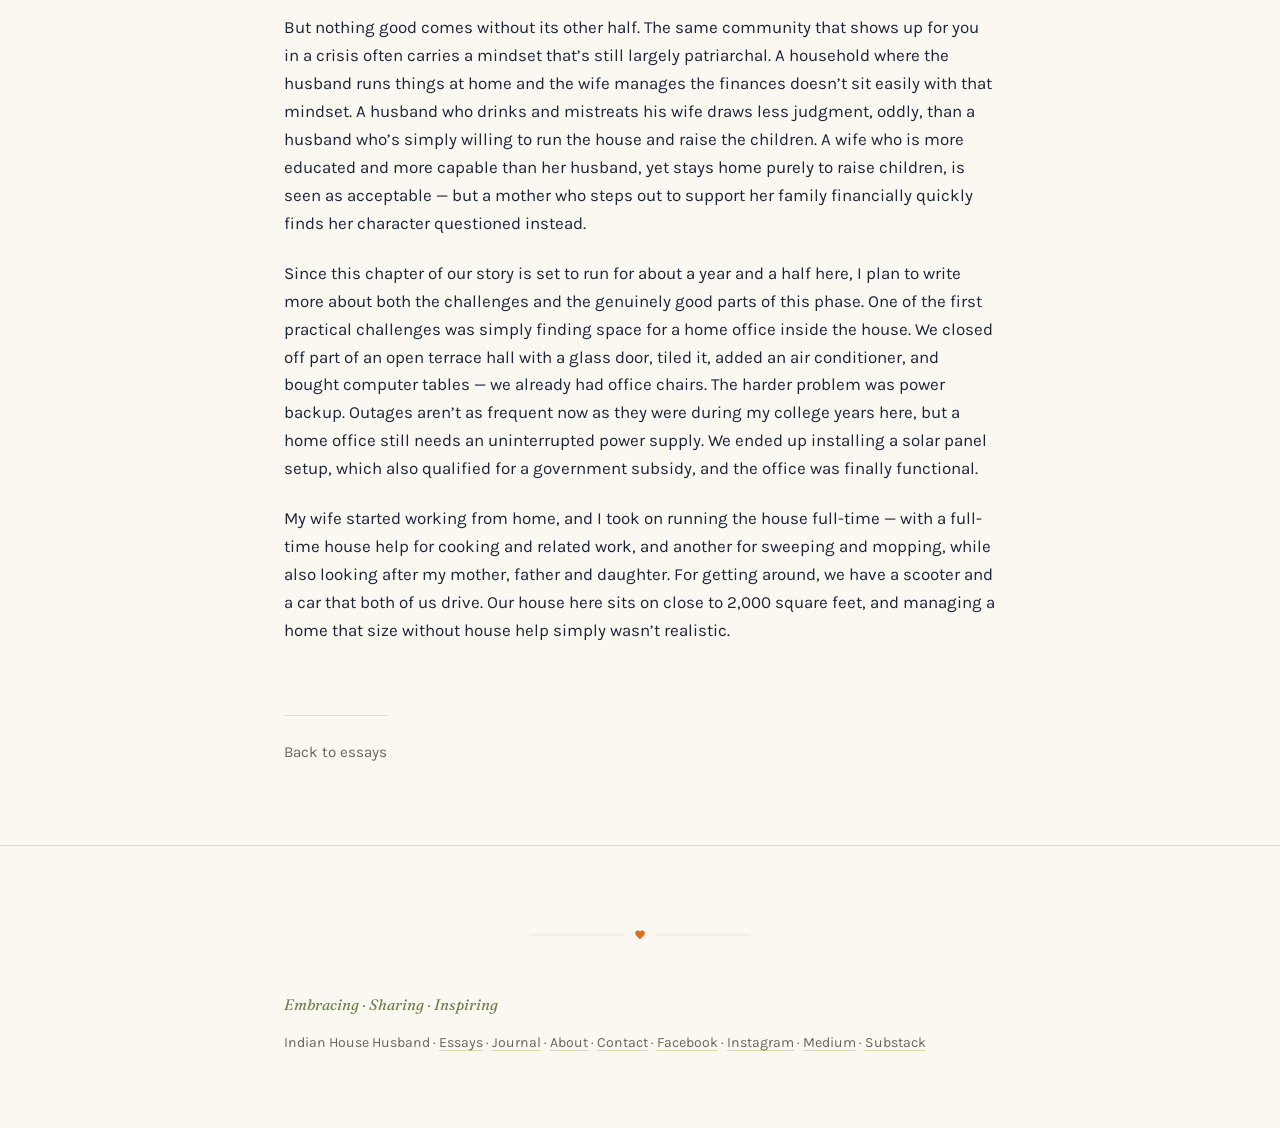
<file: essays/big-city-to-small-town.html>
<!DOCTYPE html>
<html lang="en-IN">
<head>
<meta charset="UTF-8">
<meta name="viewport" content="width=device-width, initial-scale=1.0">
<title>What It’s Really Like to Move Back to a Small Town After the Big City — Indian House Husband</title>
<meta name="description" content="Moving in with parents in a small town brought real support - and real judgment for a house husband and working wife challenging old roles.">
<link rel="canonical" href="https://indianhousehusband.com/essays/big-city-to-small-town.html">
<meta name="theme-color" content="#fbf8f2">
<meta name="robots" content="index, follow, max-image-preview:large">

<meta property="og:type" content="article">
<meta property="article:published_time" content="2026-09-01">
<meta property="og:site_name" content="Indian House Husband">
<meta property="og:title" content="What It’s Really Like to Move Back to a Small Town After the Big City">
<meta property="og:description" content="Moving in with parents in a small town brought real support - and real judgment for a house husband and working wife challenging old roles.">
<meta property="og:url" content="https://indianhousehusband.com/essays/big-city-to-small-town.html">
<meta property="og:image" content="https://indianhousehusband.com/images/09_2026.png">
<meta property="og:image:width" content="1200">
<meta property="og:image:height" content="630">
<meta property="og:image:alt" content="What It’s Really Like to Move Back to a Small Town After the Big City">
<meta name="twitter:card" content="summary_large_image">
<meta name="twitter:title" content="What It’s Really Like to Move Back to a Small Town After the Big City">
<meta name="twitter:description" content="Moving in with parents in a small town brought real support - and real judgment for a house husband and working wife challenging old roles.">
<meta name="twitter:image" content="https://indianhousehusband.com/images/09_2026.png">

<script type="application/ld+json">
{
  "@context": "https://schema.org",
  "@type": "BlogPosting",
  "headline": "What It’s Really Like to Move Back to a Small Town After the Big City",
  "description": "Moving in with parents in a small town brought real support - and real judgment for a house husband and working wife challenging old roles.",
  "url": "https://indianhousehusband.com/essays/big-city-to-small-town.html",
  "mainEntityOfPage": {
    "@type": "WebPage",
    "@id": "https://indianhousehusband.com/essays/big-city-to-small-town.html"
  },
  "image": [
    "https://indianhousehusband.com/images/09_2026.png"
  ],
  "datePublished": "2026-09-01",
  "dateModified": "2026-11-02",
  "inLanguage": "en-IN",
  "isPartOf": {
    "@type": "Blog",
    "@id": "https://indianhousehusband.com/#blog",
    "name": "Indian House Husband",
    "url": "https://indianhousehusband.com/"
  },
  "author": {
    "@type": "Organization",
    "name": "Indian House Husband",
    "url": "https://indianhousehusband.com/"
  },
  "publisher": {
    "@type": "Organization",
    "name": "Indian House Husband",
    "logo": {
      "@type": "ImageObject",
      "url": "https://indianhousehusband.com/logo.png"
    }
  }
}
</script>
<script type="application/ld+json">
{
  "@context": "https://schema.org",
  "@type": "BreadcrumbList",
  "itemListElement": [
    {
      "@type": "ListItem",
      "position": 1,
      "name": "Essays",
      "item": "https://indianhousehusband.com/"
    },
    {
      "@type": "ListItem",
      "position": 2,
      "name": "What It’s Really Like to Move Back to a Small Town After the Big City",
      "item": "https://indianhousehusband.com/essays/big-city-to-small-town.html"
    }
  ]
}
</script>

<link rel="icon" href="../logo.png">
<link rel="preconnect" href="https://fonts.googleapis.com">
<link rel="preconnect" href="https://fonts.gstatic.com" crossorigin>
<link rel="stylesheet" href="https://fonts.googleapis.com/css2?family=Fraunces:ital,opsz,wght@0,9..144,400;0,9..144,500;0,9..144,600;1,9..144,400&family=Karla:wght@400;500;600&display=swap">
<link rel="stylesheet" href="../style.css">
</head>
<body>

<header class="site-header">
  <div class="wrap-wide">
    <a href="../index.html" class="wordmark"><img src="../logo-header.webp" alt="Indian House Husband" width="111" height="80"></a>
    <nav class="site-nav">
      <a href="../index.html">Essays</a>
      <a href="../journal.html">Journal</a>
      <a href="../about.html">About</a>
    </nav>
  </div>
</header>

<main class="wrap">

  <article>
    <div class="essay-header">
      <p class="essay-meta">September 2026 · 4 min read</p>
      <h1>What It’s Really Like to Move Back to a Small Town After the Big City</h1>
    </div>

    <img src="../images/09_2026.webp" alt="What It’s Really Like to Move Back to a Small Town After the Big City" width="1200" height="630" class="essay-cover-placeholder"/>
      
    <div class="essay-body">
     
      <p>When my father’s health took a turn and we decided to move in with my parents, coming back to my hometown felt, for me, like returning to my own roots. For my wife, who grew up entirely in apartment culture, it was a much bigger shift. She’d lived in hostels from a young age, so adjusting to a new place and new people wasn’t unfamiliar to her. But there’s a real difference between a hostel and a small-town neighbourhood: in a hostel, most people mostly mind their own business. In a small town, minding everyone else’s business is practically a full-time occupation.</p>

      <p>I’d technically come back to my own hometown, but the circumstances this time were very different. My wife and I had visited over the years, so the neighbourhood already knew us both. What changed everyone’s gaze this time was that I’d left my job and we now had a daughter. Suddenly, comments started arriving from every direction — about a mother who’s “always in the office,” about wanting a son now that a daughter had arrived, about a daughter-in-law who’s “always sitting in office,” about a husband who hangs laundry on the terrace and even cooks — even though we had house help who handled the cooking, dishes, laundry and folding, and another for sweeping and mopping. Occasionally those chores still landed on me anyway, and apparently that alone was worth commenting on.</p>

      <p>We decided early on not to engage with any of it — no defending ourselves, no arguments, just laughing it off when it came up. My parents did the same: no elaborate justifications, and importantly, nothing added to give the gossip more fuel. It turns out that’s really all it takes. If the family in question refuses to pour ghee on the fire, most of this talk quietly dies down on its own. Within a few weeks, the noise had mostly faded.</p>

      <p>The biggest advantage of a small town is that you don’t need any app or online group to have a community — your neighbourhood simply becomes one. It’s where people discuss everyone’s business, argue about politics, and organise religious events together. And more importantly, when things go wrong, that same neighbourhood shows up. When my father collapsed, people from around us were there within minutes, arranged a vehicle when he needed to be shifted to a hospital 20–25 kilometres away, and brought food to the hospital without being asked. There was real comfort in knowing that if something was needed, someone nearby would help arrange it.</p>

      <p>But nothing good comes without its other half. The same community that shows up for you in a crisis often carries a mindset that’s still largely patriarchal. A household where the husband runs things at home and the wife manages the finances doesn’t sit easily with that mindset. A husband who drinks and mistreats his wife draws less judgment, oddly, than a husband who’s simply willing to run the house and raise the children. A wife who is more educated and more capable than her husband, yet stays home purely to raise children, is seen as acceptable — but a mother who steps out to support her family financially quickly finds her character questioned instead.</p>

      <p>Since this chapter of our story is set to run for about a year and a half here, I plan to write more about both the challenges and the genuinely good parts of this phase. One of the first practical challenges was simply finding space for a home office inside the house. We closed off part of an open terrace hall with a glass door, tiled it, added an air conditioner, and bought computer tables — we already had office chairs. The harder problem was power backup. Outages aren’t as frequent now as they were during my college years here, but a home office still needs an uninterrupted power supply. We ended up installing a solar panel setup, which also qualified for a government subsidy, and the office was finally functional.</p>

      <p>My wife started working from home, and I took on running the house full-time — with a full-time house help for cooking and related work, and another for sweeping and mopping, while also looking after my mother, father and daughter. For getting around, we have a scooter and a car that both of us drive. Our house here sits on close to 2,000 square feet, and managing a home that size without house help simply wasn’t realistic.</p>
    
    </div>

    <a class="back-link" href="../index.html">Back to essays</a>
  </article>

</main>

<footer class="site-footer">
  <div class="wrap">
    <svg class="ornament-divider" viewBox="0 0 300 24" xmlns="http://www.w3.org/2000/svg" role="presentation" aria-hidden="true">
      <line x1="0" y1="12" x2="128" y2="12" stroke="var(--rule)" stroke-width="1"/>
      <path transform="translate(142,4) scale(0.667)" fill="var(--accent)" d="M12 21.35l-1.45-1.32C5.4 15.36 2 12.28 2 8.5 2 5.42 4.42 3 7.5 3c1.74 0 3.41.81 4.5 2.09C13.09 3.81 14.76 3 16.5 3 19.58 3 22 5.42 22 8.5c0 3.78-3.4 6.86-8.55 11.54L12 21.35z"/>
      <line x1="172" y1="12" x2="300" y2="12" stroke="var(--rule)" stroke-width="1"/>
    </svg>
    <p class="tagline-footer">Embracing &middot; Sharing &middot; Inspiring</p>
    <p>Indian House Husband &middot; <a href="../index.html">Essays</a> &middot; <a href="../journal.html">Journal</a> &middot; <a href="../about.html">About</a> &middot; <a href="../contact.html">Contact</a> &middot; <a href="https://www.facebook.com/indianhousehusband/" target="_blank" rel="noopener">Facebook</a> &middot; <a href="https://www.instagram.com/_indianhousehusband/" target="_blank" rel="noopener">Instagram</a> &middot; <a href="https://medium.com/@indianhousehusband" target="_blank" rel="noopener">Medium</a> &middot; <a href="https://substack.com/@indianhousehusband" target="_blank" rel="noopener">Substack</a></p>
  </div>
</footer>

</body>
</html>
</file>
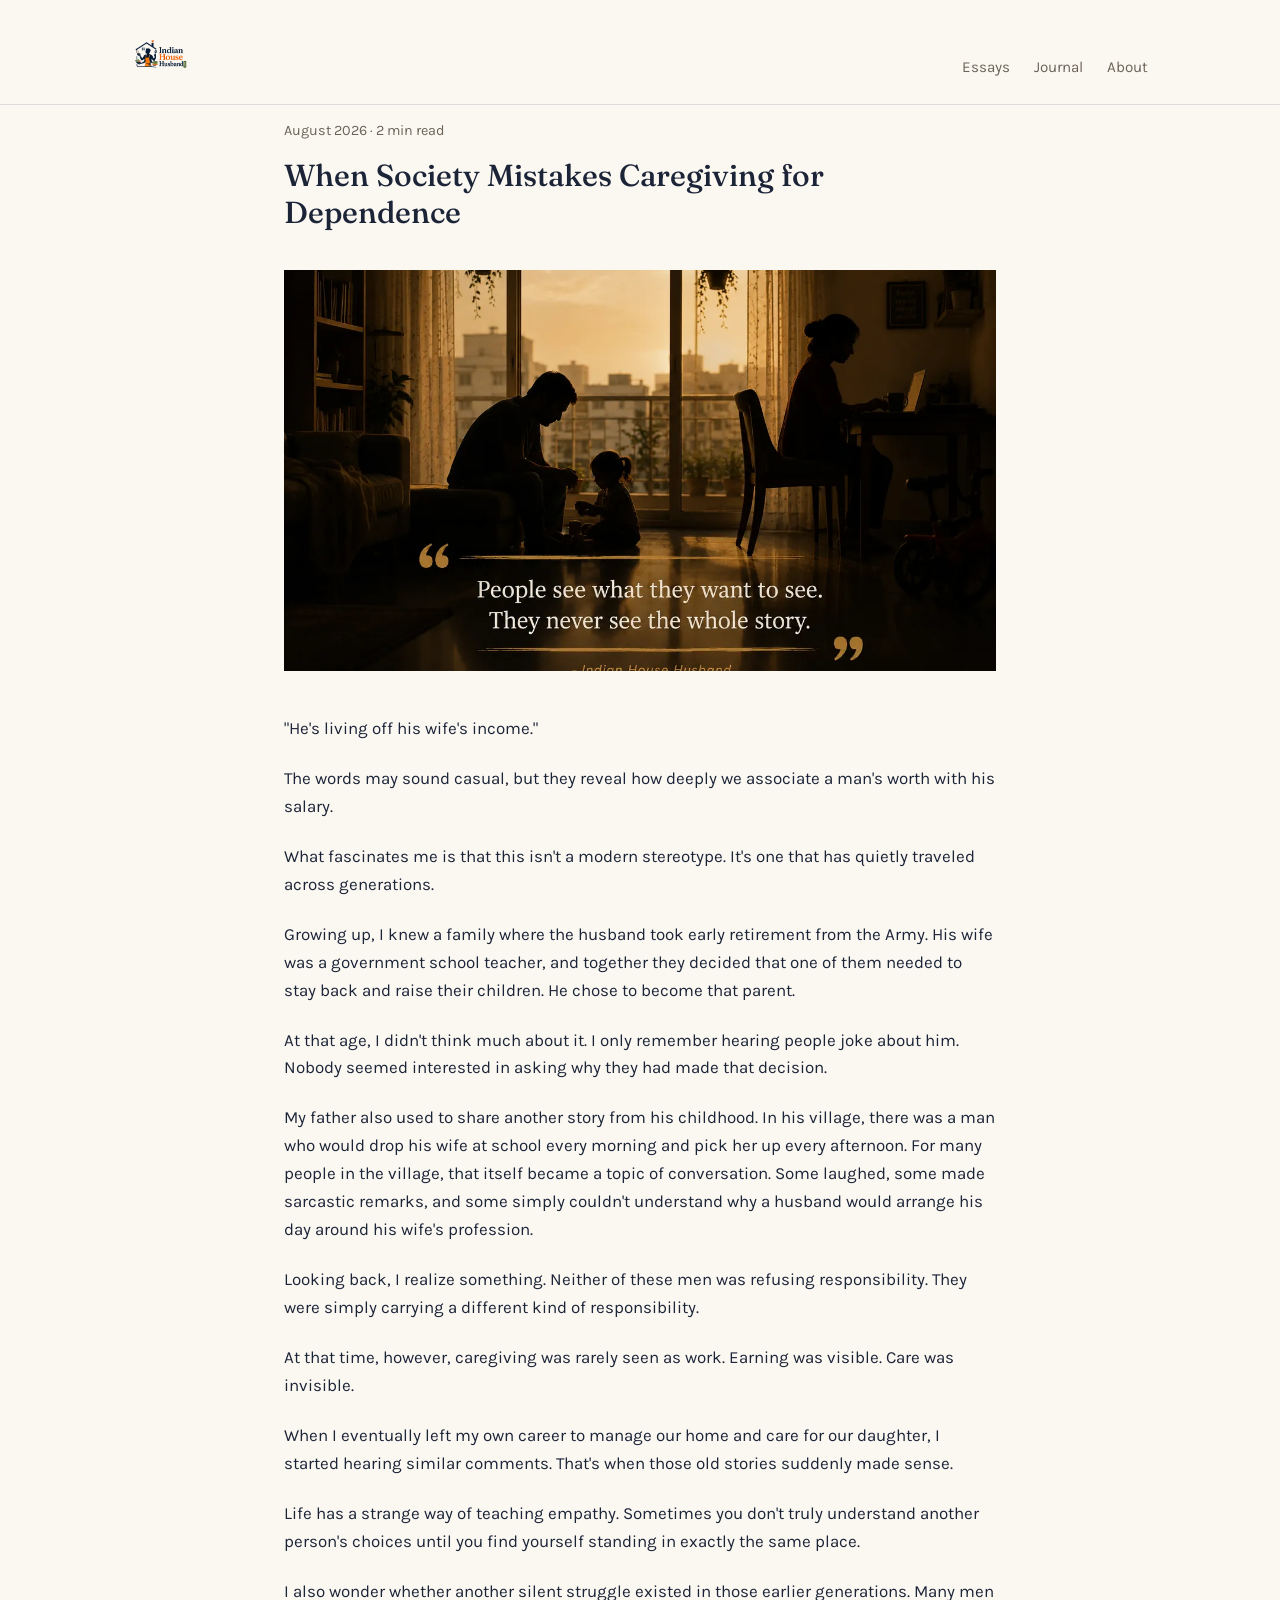
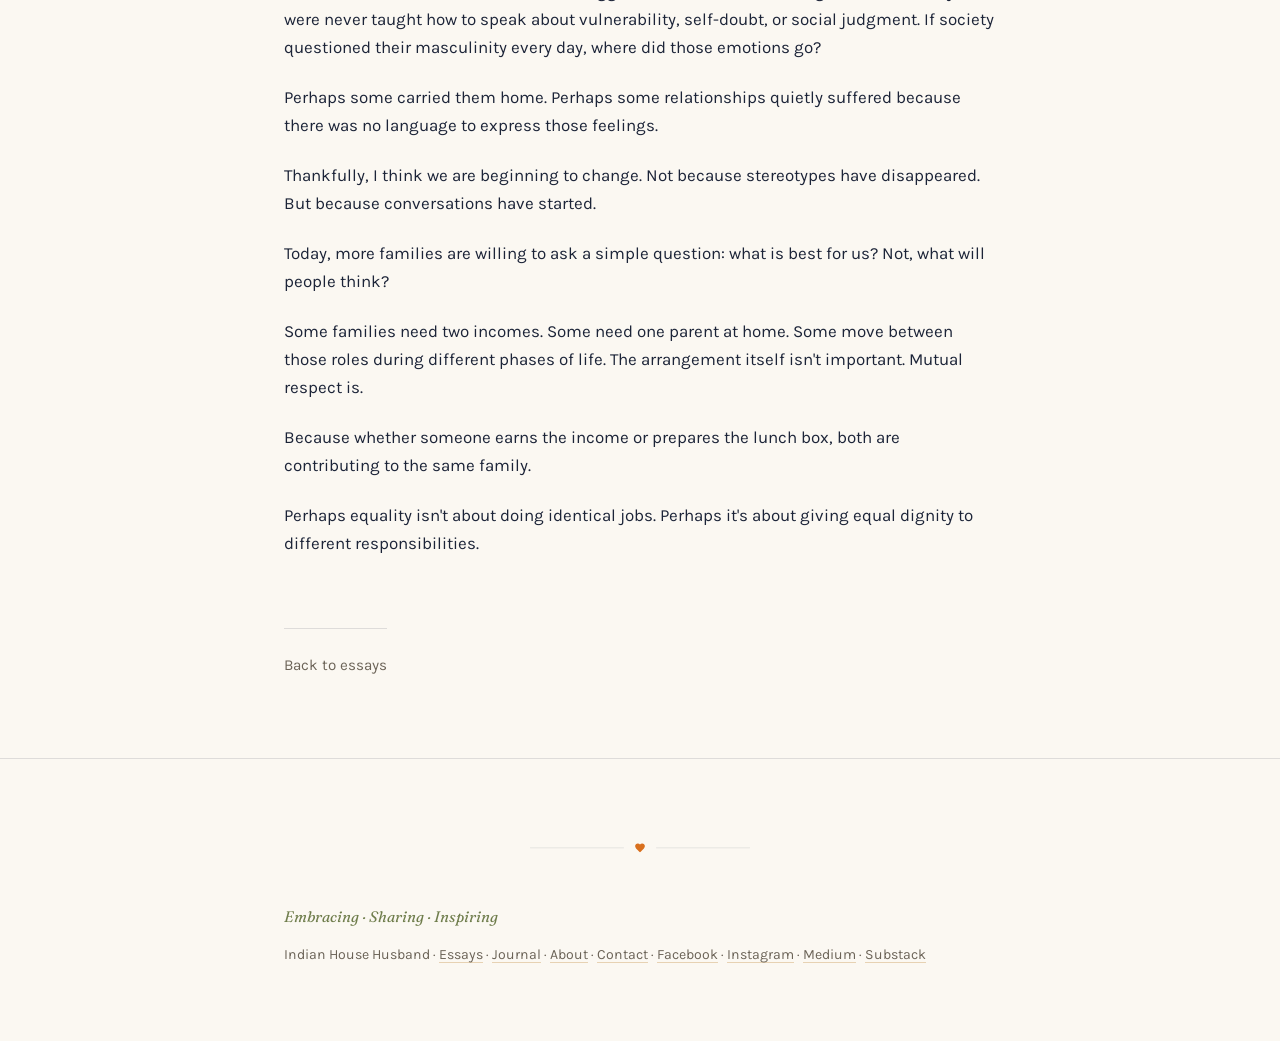
<file: essays/caregiving-not-dependence.html>
<!DOCTYPE html>
<html lang="en-IN">
<head>
<meta charset="UTF-8">
<meta name="viewport" content="width=device-width, initial-scale=1.0">
<title>When Society Mistakes Caregiving for Dependence — Indian House Husband</title>
<meta name="description" content="&quot;He&#x27;s living off his wife&#x27;s income.&quot; The words may sound casual, but they reveal how deeply we associate a man&#x27;s worth with his salary.">
<link rel="canonical" href="https://indianhousehusband.com/essays/caregiving-not-dependence.html">
<meta name="theme-color" content="#fbf8f2">
<meta name="robots" content="index, follow, max-image-preview:large">

<meta property="og:type" content="article">
<meta property="article:published_time" content="2026-08-01">
<meta property="og:site_name" content="Indian House Husband">
<meta property="og:title" content="When Society Mistakes Caregiving for Dependence">
<meta property="og:description" content="&quot;He&#x27;s living off his wife&#x27;s income.&quot; The words may sound casual, but they reveal how deeply we associate a man&#x27;s worth with his salary.">
<meta property="og:url" content="https://indianhousehusband.com/essays/caregiving-not-dependence.html">
<meta property="og:image" content="https://indianhousehusband.com/images/08_2026.png">
<meta property="og:image:width" content="1200">
<meta property="og:image:height" content="800">
<meta property="og:image:alt" content="When Society Mistakes Caregiving for Dependence">
<meta name="twitter:card" content="summary_large_image">
<meta name="twitter:title" content="When Society Mistakes Caregiving for Dependence">
<meta name="twitter:description" content="&quot;He&#x27;s living off his wife&#x27;s income.&quot; The words may sound casual, but they reveal how deeply we associate a man&#x27;s worth with his salary.">
<meta name="twitter:image" content="https://indianhousehusband.com/images/08_2026.png">

<script type="application/ld+json">
{
  "@context": "https://schema.org",
  "@type": "BlogPosting",
  "headline": "When Society Mistakes Caregiving for Dependence",
  "description": "\"He's living off his wife's income.\" The words may sound casual, but they reveal how deeply we associate a man's worth with his salary.",
  "url": "https://indianhousehusband.com/essays/caregiving-not-dependence.html",
  "mainEntityOfPage": {
    "@type": "WebPage",
    "@id": "https://indianhousehusband.com/essays/caregiving-not-dependence.html"
  },
  "image": [
    "https://indianhousehusband.com/images/08_2026.png"
  ],
  "datePublished": "2026-08-01",
  "dateModified": "2026-11-02",
  "inLanguage": "en-IN",
  "isPartOf": {
    "@type": "Blog",
    "@id": "https://indianhousehusband.com/#blog",
    "name": "Indian House Husband",
    "url": "https://indianhousehusband.com/"
  },
  "author": {
    "@type": "Organization",
    "name": "Indian House Husband",
    "url": "https://indianhousehusband.com/"
  },
  "publisher": {
    "@type": "Organization",
    "name": "Indian House Husband",
    "logo": {
      "@type": "ImageObject",
      "url": "https://indianhousehusband.com/logo.png"
    }
  }
}
</script>
<script type="application/ld+json">
{
  "@context": "https://schema.org",
  "@type": "BreadcrumbList",
  "itemListElement": [
    {
      "@type": "ListItem",
      "position": 1,
      "name": "Essays",
      "item": "https://indianhousehusband.com/"
    },
    {
      "@type": "ListItem",
      "position": 2,
      "name": "When Society Mistakes Caregiving for Dependence",
      "item": "https://indianhousehusband.com/essays/caregiving-not-dependence.html"
    }
  ]
}
</script>

<link rel="icon" href="../logo.png">
<link rel="preconnect" href="https://fonts.googleapis.com">
<link rel="preconnect" href="https://fonts.gstatic.com" crossorigin>
<link rel="stylesheet" href="https://fonts.googleapis.com/css2?family=Fraunces:ital,opsz,wght@0,9..144,400;0,9..144,500;0,9..144,600;1,9..144,400&family=Karla:wght@400;500;600&display=swap">
<link rel="stylesheet" href="../style.css">
</head>
<body>

<header class="site-header">
  <div class="wrap-wide">
    <a href="../index.html" class="wordmark"><img src="../logo-header.webp" alt="Indian House Husband" width="111" height="80"></a>
    <nav class="site-nav">
      <a href="../index.html">Essays</a>
      <a href="../journal.html">Journal</a>
      <a href="../about.html">About</a>
    </nav>
  </div>
</header>

<main class="wrap">

  <article>
    <div class="essay-header">
      <p class="essay-meta">August 2026 · 2 min read</p>
      <h1>When Society Mistakes Caregiving for Dependence</h1>
    </div>

    <img src="../images/08_2026.webp" alt="When Society Mistakes Caregiving for Dependence" width="1200" height="800" class="essay-cover-placeholder"/>
      
    <div class="essay-body">
      <p>"He's living off his wife's income."</p>

      <p>The words may sound casual, but they reveal how deeply we associate a man's worth with his salary.</p>

      <p>What fascinates me is that this isn't a modern stereotype. It's one that has quietly traveled across generations.</p>

      <p>Growing up, I knew a family where the husband took early retirement from the Army. His wife was a government school teacher, and together they decided that one of them needed to stay back and raise their children. He chose to become that parent.</p>

      <p>At that age, I didn't think much about it. I only remember hearing people joke about him. Nobody seemed interested in asking why they had made that decision.</p>

      <p>My father also used to share another story from his childhood. In his village, there was a man who would drop his wife at school every morning and pick her up every afternoon. For many people in the village, that itself became a topic of conversation. Some laughed, some made sarcastic remarks, and some simply couldn't understand why a husband would arrange his day around his wife's profession.</p>

      <p>Looking back, I realize something. Neither of these men was refusing responsibility. They were simply carrying a different kind of responsibility.</p>

      <p>At that time, however, caregiving was rarely seen as work. Earning was visible. Care was invisible.</p>

      <p>When I eventually left my own career to manage our home and care for our daughter, I started hearing similar comments. That's when those old stories suddenly made sense.</p>

      <p>Life has a strange way of teaching empathy. Sometimes you don't truly understand another person's choices until you find yourself standing in exactly the same place.</p>

      <p>I also wonder whether another silent struggle existed in those earlier generations. Many men were never taught how to speak about vulnerability, self-doubt, or social judgment. If society questioned their masculinity every day, where did those emotions go?</p>

      <p>Perhaps some carried them home. Perhaps some relationships quietly suffered because there was no language to express those feelings.</p>

      <p>Thankfully, I think we are beginning to change. Not because stereotypes have disappeared. But because conversations have started.</p>

      <p>Today, more families are willing to ask a simple question: what is best for us? Not, what will people think?</p>

      <p>Some families need two incomes. Some need one parent at home. Some move between those roles during different phases of life. The arrangement itself isn't important. Mutual respect is.</p>

      <p>Because whether someone earns the income or prepares the lunch box, both are contributing to the same family.</p>

      <p>Perhaps equality isn't about doing identical jobs. Perhaps it's about giving equal dignity to different responsibilities.</p>
    </div>

    <a class="back-link" href="../index.html">Back to essays</a>
  </article>

</main>

<footer class="site-footer">
  <div class="wrap">
    <svg class="ornament-divider" viewBox="0 0 300 24" xmlns="http://www.w3.org/2000/svg" role="presentation" aria-hidden="true">
      <line x1="0" y1="12" x2="128" y2="12" stroke="var(--rule)" stroke-width="1"/>
      <path transform="translate(142,4) scale(0.667)" fill="var(--accent)" d="M12 21.35l-1.45-1.32C5.4 15.36 2 12.28 2 8.5 2 5.42 4.42 3 7.5 3c1.74 0 3.41.81 4.5 2.09C13.09 3.81 14.76 3 16.5 3 19.58 3 22 5.42 22 8.5c0 3.78-3.4 6.86-8.55 11.54L12 21.35z"/>
      <line x1="172" y1="12" x2="300" y2="12" stroke="var(--rule)" stroke-width="1"/>
    </svg>
    <p class="tagline-footer">Embracing &middot; Sharing &middot; Inspiring</p>
    <p>Indian House Husband &middot; <a href="../index.html">Essays</a> &middot; <a href="../journal.html">Journal</a> &middot; <a href="../about.html">About</a> &middot; <a href="../contact.html">Contact</a> &middot; <a href="https://www.facebook.com/indianhousehusband/" target="_blank" rel="noopener">Facebook</a> &middot; <a href="https://www.instagram.com/_indianhousehusband/" target="_blank" rel="noopener">Instagram</a> &middot; <a href="https://medium.com/@indianhousehusband" target="_blank" rel="noopener">Medium</a> &middot; <a href="https://substack.com/@indianhousehusband" target="_blank" rel="noopener">Substack</a></p>
  </div>
</footer>

</body>
</html>
</file>
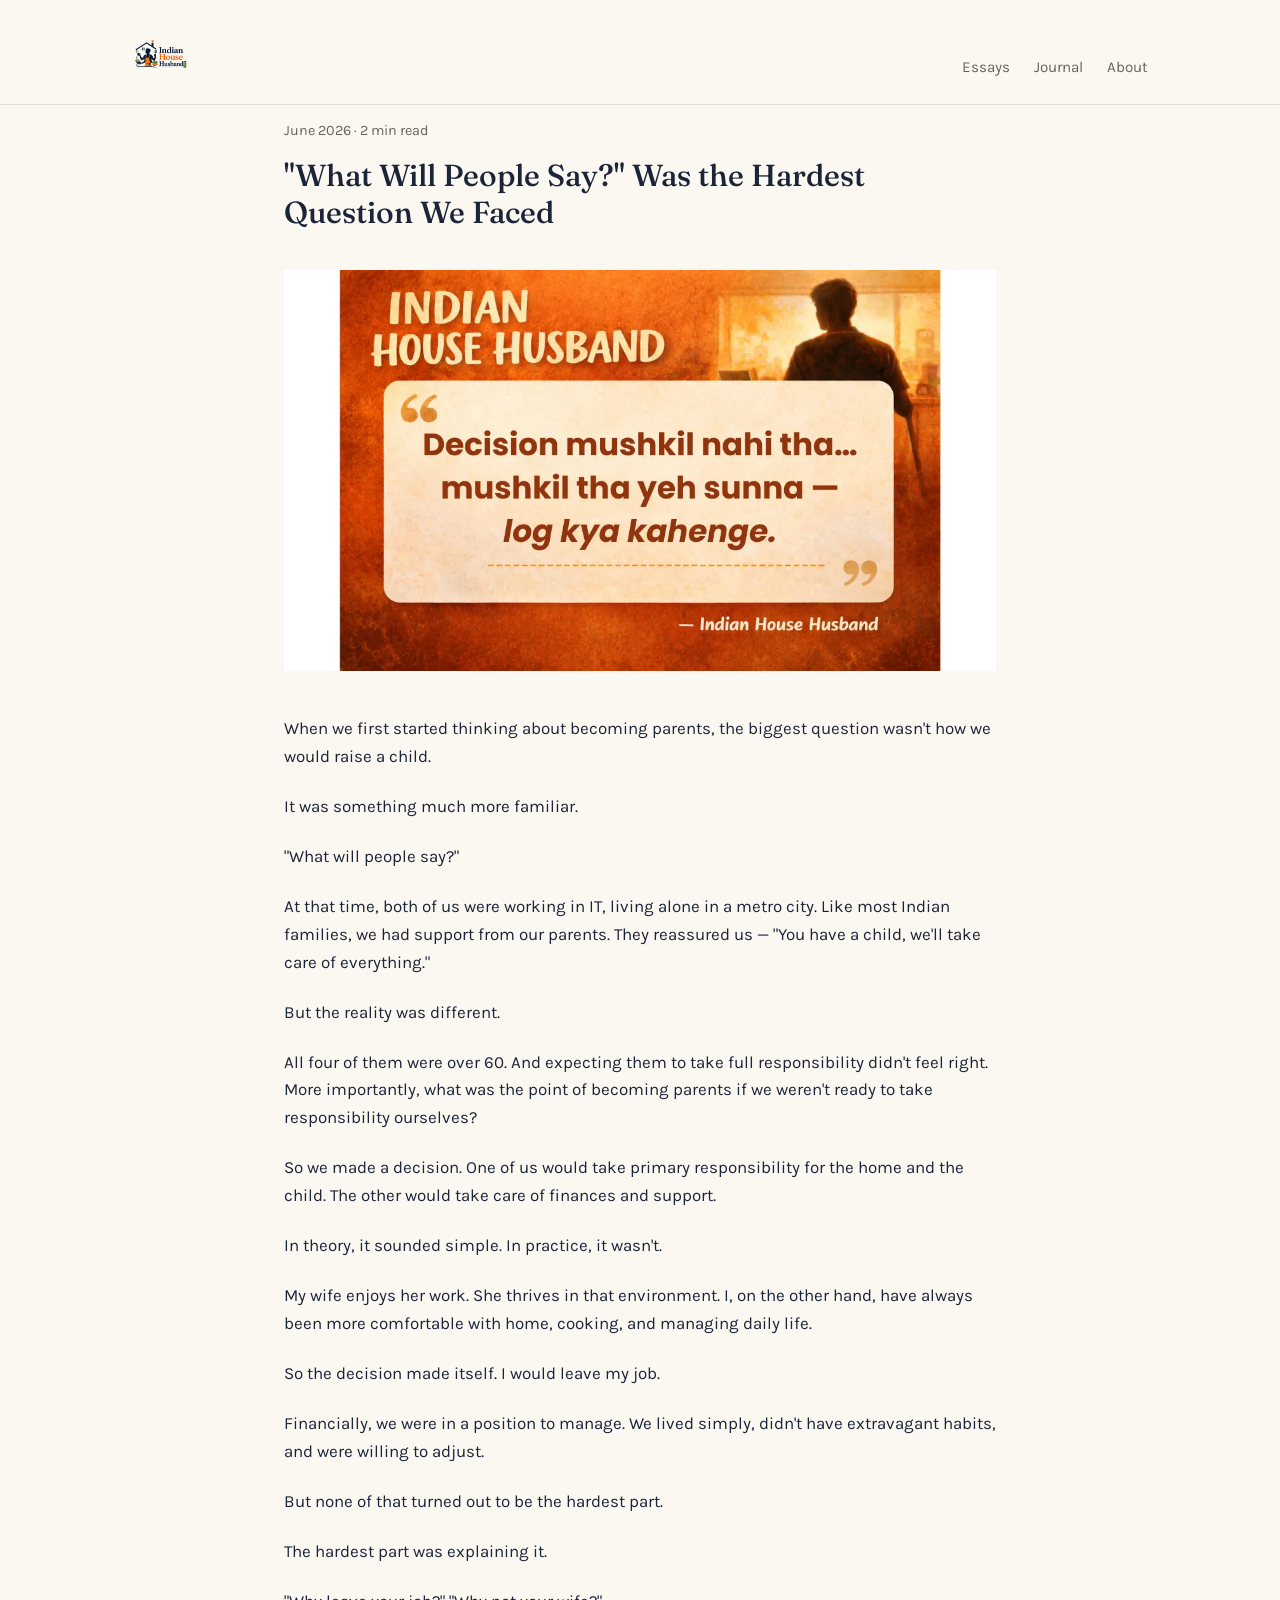
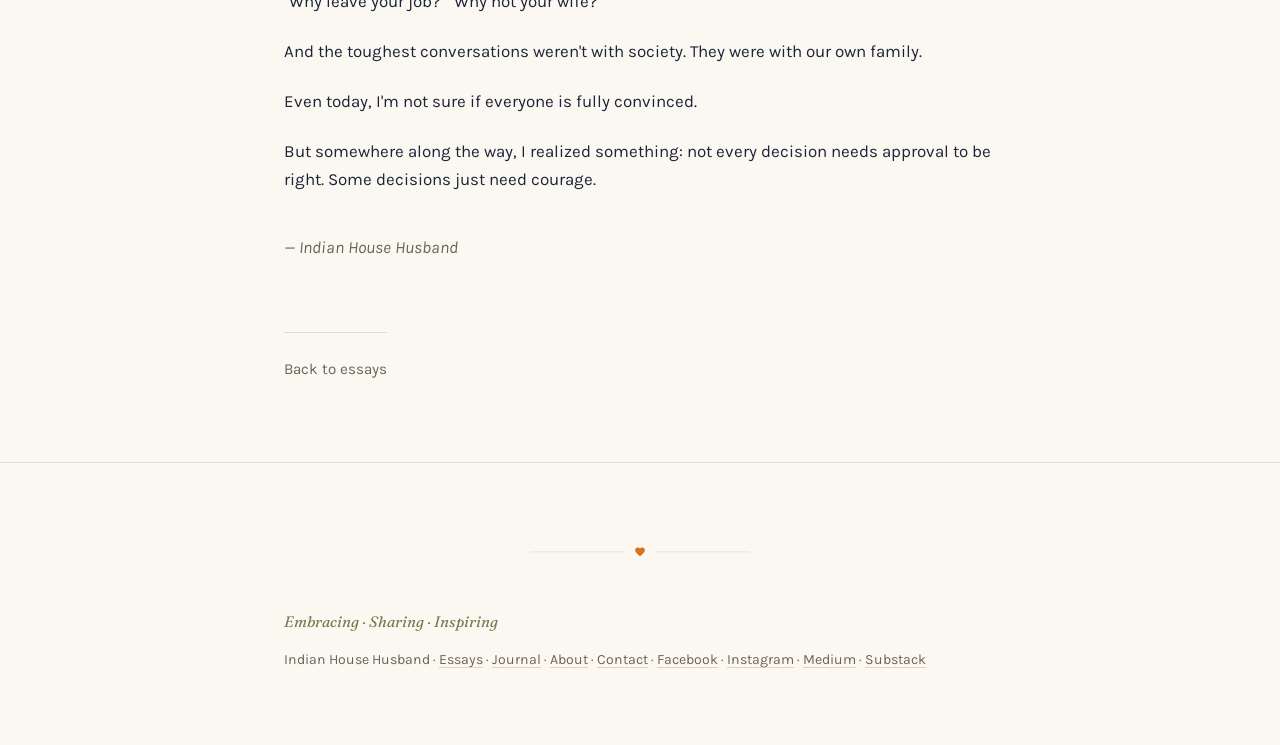
<file: essays/hardest-question.html>
<!DOCTYPE html>
<html lang="en-IN">
<head>
<meta charset="UTF-8">
<meta name="viewport" content="width=device-width, initial-scale=1.0">
<title>&quot;What Will People Say?&quot; Was the Hardest Question We Faced — Indian House Husband</title>
<meta name="description" content="When we first started thinking about becoming parents, the biggest question wasn&#x27;t how we would raise a child.">
<link rel="canonical" href="https://indianhousehusband.com/essays/hardest-question.html">
<meta name="theme-color" content="#fbf8f2">
<meta name="robots" content="index, follow, max-image-preview:large">

<meta property="og:type" content="article">
<meta property="article:published_time" content="2026-06-01">
<meta property="og:site_name" content="Indian House Husband">
<meta property="og:title" content="&quot;What Will People Say?&quot; Was the Hardest Question We Faced">
<meta property="og:description" content="When we first started thinking about becoming parents, the biggest question wasn&#x27;t how we would raise a child.">
<meta property="og:url" content="https://indianhousehusband.com/essays/hardest-question.html">
<meta property="og:image" content="https://indianhousehusband.com/images/06_2026.png">
<meta property="og:image:width" content="1200">
<meta property="og:image:height" content="630">
<meta property="og:image:alt" content="&quot;What Will People Say?&quot; Was the Hardest Question We Faced">
<meta name="twitter:card" content="summary_large_image">
<meta name="twitter:title" content="&quot;What Will People Say?&quot; Was the Hardest Question We Faced">
<meta name="twitter:description" content="When we first started thinking about becoming parents, the biggest question wasn&#x27;t how we would raise a child.">
<meta name="twitter:image" content="https://indianhousehusband.com/images/06_2026.png">

<script type="application/ld+json">
{
  "@context": "https://schema.org",
  "@type": "BlogPosting",
  "headline": "\"What Will People Say?\" Was the Hardest Question We Faced",
  "description": "When we first started thinking about becoming parents, the biggest question wasn't how we would raise a child.",
  "url": "https://indianhousehusband.com/essays/hardest-question.html",
  "mainEntityOfPage": {
    "@type": "WebPage",
    "@id": "https://indianhousehusband.com/essays/hardest-question.html"
  },
  "image": [
    "https://indianhousehusband.com/images/06_2026.png"
  ],
  "datePublished": "2026-06-01",
  "dateModified": "2026-11-02",
  "inLanguage": "en-IN",
  "isPartOf": {
    "@type": "Blog",
    "@id": "https://indianhousehusband.com/#blog",
    "name": "Indian House Husband",
    "url": "https://indianhousehusband.com/"
  },
  "author": {
    "@type": "Organization",
    "name": "Indian House Husband",
    "url": "https://indianhousehusband.com/"
  },
  "publisher": {
    "@type": "Organization",
    "name": "Indian House Husband",
    "logo": {
      "@type": "ImageObject",
      "url": "https://indianhousehusband.com/logo.png"
    }
  }
}
</script>
<script type="application/ld+json">
{
  "@context": "https://schema.org",
  "@type": "BreadcrumbList",
  "itemListElement": [
    {
      "@type": "ListItem",
      "position": 1,
      "name": "Essays",
      "item": "https://indianhousehusband.com/"
    },
    {
      "@type": "ListItem",
      "position": 2,
      "name": "\"What Will People Say?\" Was the Hardest Question We Faced",
      "item": "https://indianhousehusband.com/essays/hardest-question.html"
    }
  ]
}
</script>

<link rel="icon" href="../logo.png">
<link rel="preconnect" href="https://fonts.googleapis.com">
<link rel="preconnect" href="https://fonts.gstatic.com" crossorigin>
<link rel="stylesheet" href="https://fonts.googleapis.com/css2?family=Fraunces:ital,opsz,wght@0,9..144,400;0,9..144,500;0,9..144,600;1,9..144,400&family=Karla:wght@400;500;600&display=swap">
<link rel="stylesheet" href="../style.css">
</head>
<body>

<header class="site-header">
  <div class="wrap-wide">
    <a href="../index.html" class="wordmark"><img src="../logo-header.webp" alt="Indian House Husband" width="111" height="80"></a>
    <nav class="site-nav">
      <a href="../index.html">Essays</a>
      <a href="../journal.html">Journal</a>
      <a href="../about.html">About</a>
    </nav>
  </div>
</header>

<main class="wrap">

  <article>
    <div class="essay-header">
      <p class="essay-meta">June 2026 · 2 min read</p>
      <h1>"What Will People Say?" Was the Hardest Question We Faced</h1>
    </div>

    <img src="../images/06_2026.webp" alt='"What Will People Say?" Was the Hardest Question We Faced' width="1200" height="630" class="essay-cover-placeholder"/>
    
    <div class="essay-body">
      <p>When we first started thinking about becoming parents, the biggest question wasn't how we would raise a child.</p>

      <p>It was something much more familiar.</p>

      <p>"What will people say?"</p>

      <p>At that time, both of us were working in IT, living alone in a metro city. Like most Indian families, we had support from our parents. They reassured us — "You have a child, we'll take care of everything."</p>

      <p>But the reality was different.</p>

      <p>All four of them were over 60. And expecting them to take full responsibility didn't feel right. More importantly, what was the point of becoming parents if we weren't ready to take responsibility ourselves?</p>

      <p>So we made a decision. One of us would take primary responsibility for the home and the child. The other would take care of finances and support.</p>

      <p>In theory, it sounded simple. In practice, it wasn't.</p>

      <p>My wife enjoys her work. She thrives in that environment. I, on the other hand, have always been more comfortable with home, cooking, and managing daily life.</p>

      <p>So the decision made itself. I would leave my job.</p>

      <p>Financially, we were in a position to manage. We lived simply, didn't have extravagant habits, and were willing to adjust.</p>

      <p>But none of that turned out to be the hardest part.</p>

      <p>The hardest part was explaining it.</p>

      <p>"Why leave your job?" "Why not your wife?"</p>

      <p>And the toughest conversations weren't with society. They were with our own family.</p>

      <p>Even today, I'm not sure if everyone is fully convinced.</p>

      <p>But somewhere along the way, I realized something: not every decision needs approval to be right. Some decisions just need courage.</p>

      <p class="signoff">— Indian House Husband</p>
    </div>

    <a class="back-link" href="../index.html">Back to essays</a>
  </article>

</main>

<footer class="site-footer">
  <div class="wrap">
    <svg class="ornament-divider" viewBox="0 0 300 24" xmlns="http://www.w3.org/2000/svg" role="presentation" aria-hidden="true">
      <line x1="0" y1="12" x2="128" y2="12" stroke="var(--rule)" stroke-width="1"/>
      <path transform="translate(142,4) scale(0.667)" fill="var(--accent)" d="M12 21.35l-1.45-1.32C5.4 15.36 2 12.28 2 8.5 2 5.42 4.42 3 7.5 3c1.74 0 3.41.81 4.5 2.09C13.09 3.81 14.76 3 16.5 3 19.58 3 22 5.42 22 8.5c0 3.78-3.4 6.86-8.55 11.54L12 21.35z"/>
      <line x1="172" y1="12" x2="300" y2="12" stroke="var(--rule)" stroke-width="1"/>
    </svg>
    <p class="tagline-footer">Embracing &middot; Sharing &middot; Inspiring</p>
    <p>Indian House Husband &middot; <a href="../index.html">Essays</a> &middot; <a href="../journal.html">Journal</a> &middot; <a href="../about.html">About</a> &middot; <a href="../contact.html">Contact</a> &middot; <a href="https://www.facebook.com/indianhousehusband/" target="_blank" rel="noopener">Facebook</a> &middot; <a href="https://www.instagram.com/_indianhousehusband/" target="_blank" rel="noopener">Instagram</a> &middot; <a href="https://medium.com/@indianhousehusband" target="_blank" rel="noopener">Medium</a> &middot; <a href="https://substack.com/@indianhousehusband" target="_blank" rel="noopener">Substack</a></p>
  </div>
</footer>

</body>
</html>
</file>
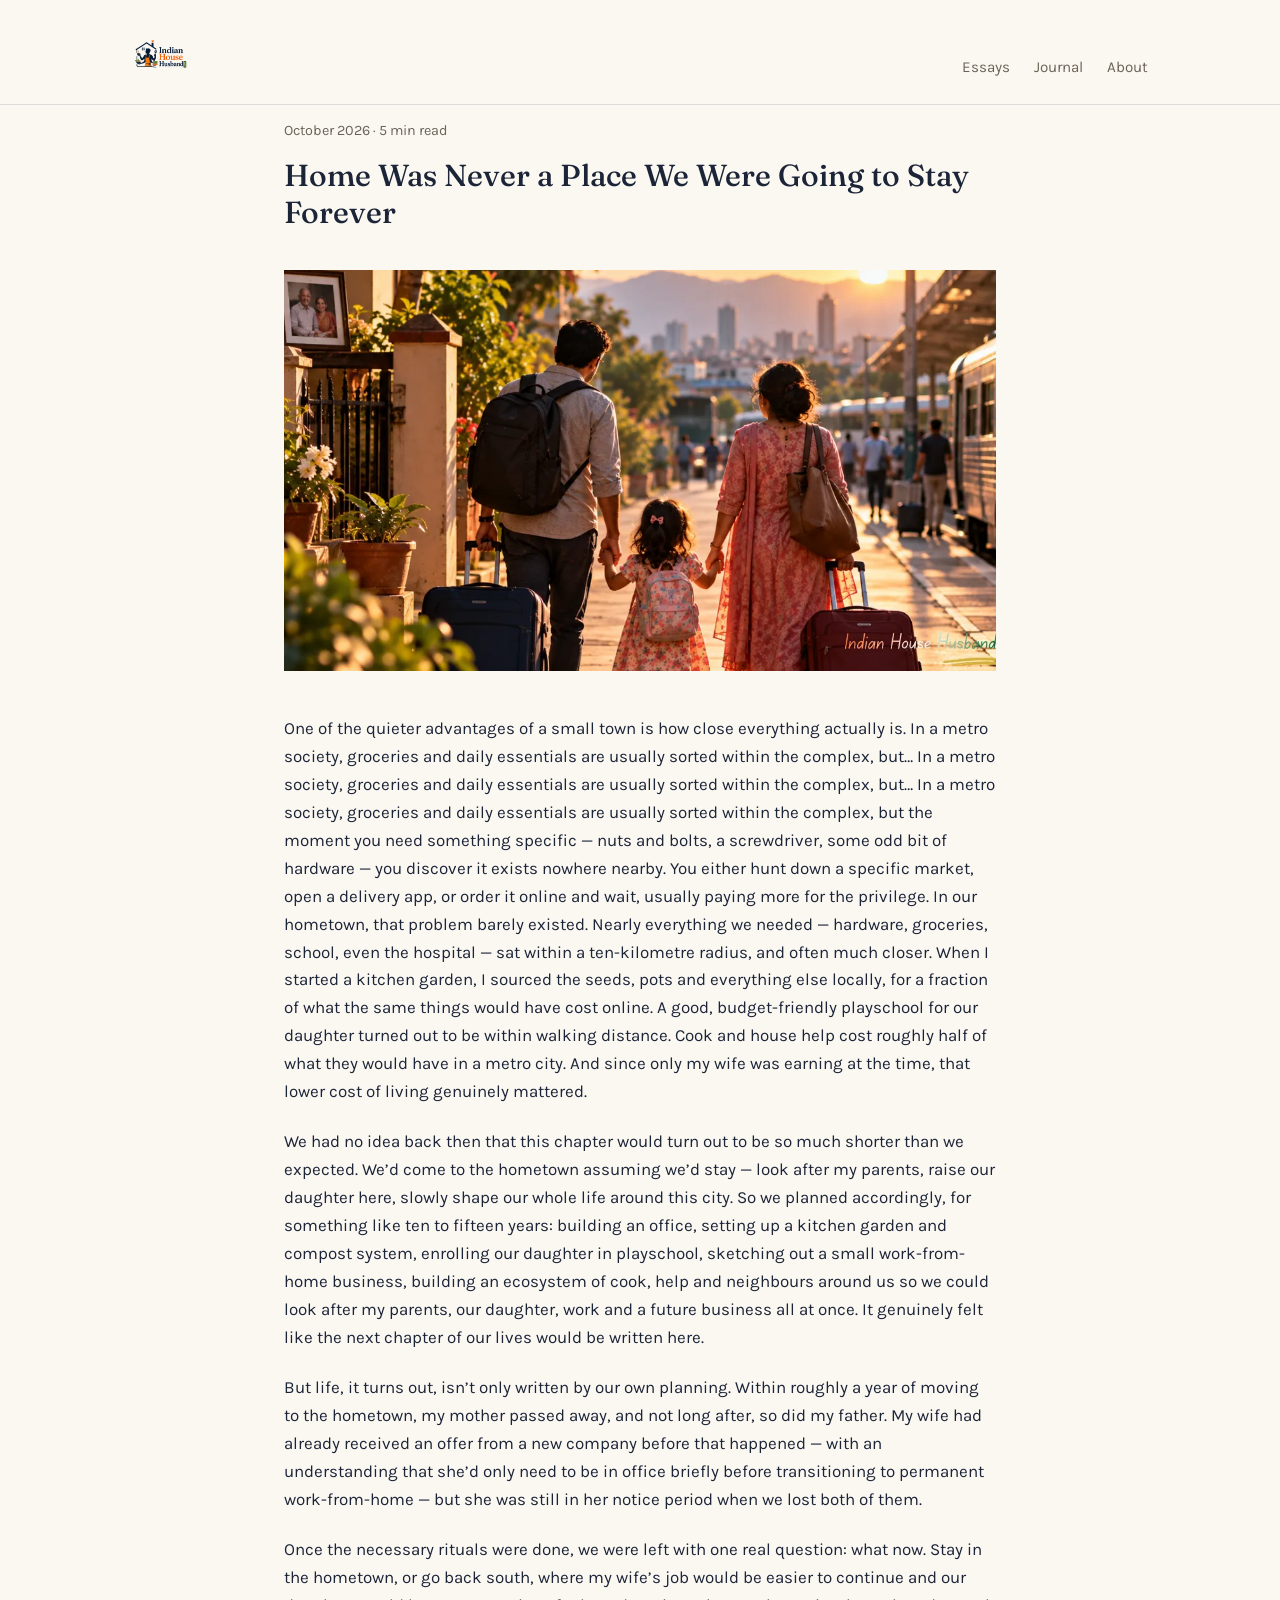
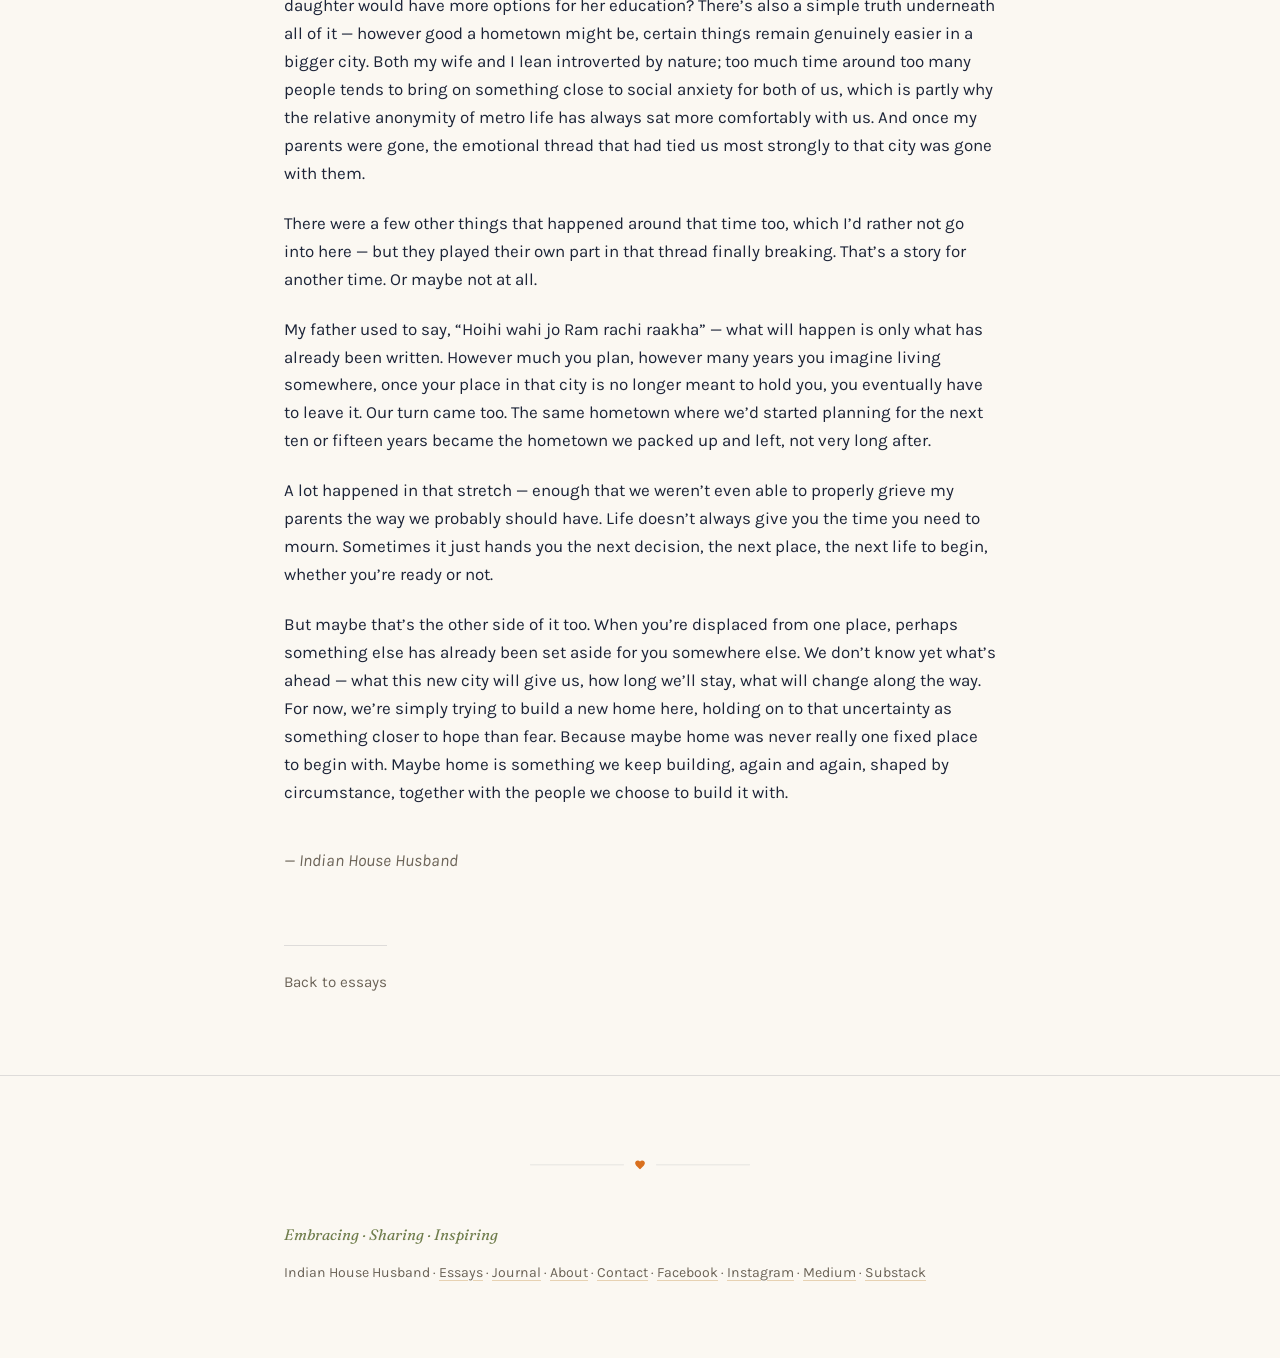
<file: essays/home-never-a-place-to-stay.html>
<!DOCTYPE html>
<html lang="en-IN">
<head>
<meta charset="UTF-8">
<meta name="viewport" content="width=device-width, initial-scale=1.0">
<title>Home Was Never a Place We Were Going to Stay Forever — Indian House Husband</title>
<meta name="description" content="One of the quieter advantages of a small town is how close everything actually is. In a metro society, groceries and daily essentials are usually sorted…">
<link rel="canonical" href="https://indianhousehusband.com/essays/home-never-a-place-to-stay.html">
<meta name="theme-color" content="#fbf8f2">
<meta name="robots" content="index, follow, max-image-preview:large">

<meta property="og:type" content="article">
<meta property="article:published_time" content="2026-10-01">
<meta property="og:site_name" content="Indian House Husband">
<meta property="og:title" content="Home Was Never a Place We Were Going to Stay Forever">
<meta property="og:description" content="One of the quieter advantages of a small town is how close everything actually is. In a metro society, groceries and daily essentials are usually sorted…">
<meta property="og:url" content="https://indianhousehusband.com/essays/home-never-a-place-to-stay.html">
<meta property="og:image" content="https://indianhousehusband.com/images/10_2026.png">
<meta property="og:image:width" content="1200">
<meta property="og:image:height" content="630">
<meta property="og:image:alt" content="Home Was Never a Place We Were Going to Stay Forever">
<meta name="twitter:card" content="summary_large_image">
<meta name="twitter:title" content="Home Was Never a Place We Were Going to Stay Forever">
<meta name="twitter:description" content="One of the quieter advantages of a small town is how close everything actually is. In a metro society, groceries and daily essentials are usually sorted…">
<meta name="twitter:image" content="https://indianhousehusband.com/images/10_2026.png">

<script type="application/ld+json">
{
  "@context": "https://schema.org",
  "@type": "BlogPosting",
  "headline": "Home Was Never a Place We Were Going to Stay Forever",
  "description": "One of the quieter advantages of a small town is how close everything actually is. In a metro society, groceries and daily essentials are usually sorted…",
  "url": "https://indianhousehusband.com/essays/home-never-a-place-to-stay.html",
  "mainEntityOfPage": {
    "@type": "WebPage",
    "@id": "https://indianhousehusband.com/essays/home-never-a-place-to-stay.html"
  },
  "image": [
    "https://indianhousehusband.com/images/10_2026.png"
  ],
  "datePublished": "2026-10-01",
  "dateModified": "2026-11-02",
  "inLanguage": "en-IN",
  "isPartOf": {
    "@type": "Blog",
    "@id": "https://indianhousehusband.com/#blog",
    "name": "Indian House Husband",
    "url": "https://indianhousehusband.com/"
  },
  "author": {
    "@type": "Organization",
    "name": "Indian House Husband",
    "url": "https://indianhousehusband.com/"
  },
  "publisher": {
    "@type": "Organization",
    "name": "Indian House Husband",
    "logo": {
      "@type": "ImageObject",
      "url": "https://indianhousehusband.com/logo.png"
    }
  }
}
</script>
<script type="application/ld+json">
{
  "@context": "https://schema.org",
  "@type": "BreadcrumbList",
  "itemListElement": [
    {
      "@type": "ListItem",
      "position": 1,
      "name": "Essays",
      "item": "https://indianhousehusband.com/"
    },
    {
      "@type": "ListItem",
      "position": 2,
      "name": "Home Was Never a Place We Were Going to Stay Forever",
      "item": "https://indianhousehusband.com/essays/home-never-a-place-to-stay.html"
    }
  ]
}
</script>

<link rel="icon" href="../logo.png">
<link rel="preconnect" href="https://fonts.googleapis.com">
<link rel="preconnect" href="https://fonts.gstatic.com" crossorigin>
<link rel="stylesheet" href="https://fonts.googleapis.com/css2?family=Fraunces:ital,opsz,wght@0,9..144,400;0,9..144,500;0,9..144,600;1,9..144,400&family=Karla:wght@400;500;600&display=swap">
<link rel="stylesheet" href="../style.css">
</head>
<body>

<header class="site-header">
  <div class="wrap-wide">
    <a href="../index.html" class="wordmark"><img src="../logo-header.webp" alt="Indian House Husband" width="111" height="80"></a>
    <nav class="site-nav">
      <a href="../index.html">Essays</a>
      <a href="../journal.html">Journal</a>
      <a href="../about.html">About</a>
    </nav>
  </div>
</header>

<main class="wrap">

  <article>
    <div class="essay-header">
      <p class="essay-meta">October 2026 · 5 min read</p>
      <h1>Home Was Never a Place We Were Going to Stay Forever</h1>
    </div>

    <img src="../images/10_2026.webp" alt="Home Was Never a Place We Were Going to Stay Forever" width="1200" height="630" class="essay-cover-placeholder"/>

    <div class="essay-body">
      <p>One of the quieter advantages of a small town is how close everything actually is. In a metro society, groceries and daily essentials are usually sorted within the complex, but… In a metro society, groceries and daily essentials are usually sorted within the complex, but… In a metro society, groceries and daily essentials are usually sorted within the complex, but the moment you need something specific — nuts and bolts, a screwdriver, some odd bit of hardware — you discover it exists nowhere nearby. You either hunt down a specific market, open a delivery app, or order it online and wait, usually paying more for the privilege. In our hometown, that problem barely existed. Nearly everything we needed — hardware, groceries, school, even the hospital — sat within a ten-kilometre radius, and often much closer. When I started a kitchen garden, I sourced the seeds, pots and everything else locally, for a fraction of what the same things would have cost online. A good, budget-friendly playschool for our daughter turned out to be within walking distance. Cook and house help cost roughly half of what they would have in a metro city. And since only my wife was earning at the time, that lower cost of living genuinely mattered.</p>

      <p>We had no idea back then that this chapter would turn out to be so much shorter than we expected. We’d come to the hometown assuming we’d stay — look after my parents, raise our daughter here, slowly shape our whole life around this city. So we planned accordingly, for something like ten to fifteen years: building an office, setting up a kitchen garden and compost system, enrolling our daughter in playschool, sketching out a small work-from-home business, building an ecosystem of cook, help and neighbours around us so we could look after my parents, our daughter, work and a future business all at once. It genuinely felt like the next chapter of our lives would be written here.</p>

      <p>But life, it turns out, isn’t only written by our own planning. Within roughly a year of moving to the hometown, my mother passed away, and not long after, so did my father. My wife had already received an offer from a new company before that happened — with an understanding that she’d only need to be in office briefly before transitioning to permanent work-from-home — but she was still in her notice period when we lost both of them.</p>

      <p>Once the necessary rituals were done, we were left with one real question: what now. Stay in the hometown, or go back south, where my wife’s job would be easier to continue and our daughter would have more options for her education? There’s also a simple truth underneath all of it — however good a hometown might be, certain things remain genuinely easier in a bigger city. Both my wife and I lean introverted by nature; too much time around too many people tends to bring on something close to social anxiety for both of us, which is partly why the relative anonymity of metro life has always sat more comfortably with us. And once my parents were gone, the emotional thread that had tied us most strongly to that city was gone with them.</p>

      <p>There were a few other things that happened around that time too, which I’d rather not go into here — but they played their own part in that thread finally breaking. That’s a story for another time. Or maybe not at all.</p>

      <p>My father used to say, “Hoihi wahi jo Ram rachi raakha” — what will happen is only what has already been written. However much you plan, however many years you imagine living somewhere, once your place in that city is no longer meant to hold you, you eventually have to leave it. Our turn came too. The same hometown where we’d started planning for the next ten or fifteen years became the hometown we packed up and left, not very long after.</p>

      <p>A lot happened in that stretch — enough that we weren’t even able to properly grieve my parents the way we probably should have. Life doesn’t always give you the time you need to mourn. Sometimes it just hands you the next decision, the next place, the next life to begin, whether you’re ready or not.</p>

      <p>But maybe that’s the other side of it too. When you’re displaced from one place, perhaps something else has already been set aside for you somewhere else. We don’t know yet what’s ahead — what this new city will give us, how long we’ll stay, what will change along the way. For now, we’re simply trying to build a new home here, holding on to that uncertainty as something closer to hope than fear. Because maybe home was never really one fixed place to begin with. Maybe home is something we keep building, again and again, shaped by circumstance, together with the people we choose to build it with.</p>

      <p class="signoff">— Indian House Husband</p>
    </div>

    <a class="back-link" href="../index.html">Back to essays</a>
  </article>

</main>

<footer class="site-footer">
  <div class="wrap">
    <svg class="ornament-divider" viewBox="0 0 300 24" xmlns="http://www.w3.org/2000/svg" role="presentation" aria-hidden="true">
      <line x1="0" y1="12" x2="128" y2="12" stroke="var(--rule)" stroke-width="1"/>
      <path transform="translate(142,4) scale(0.667)" fill="var(--accent)" d="M12 21.35l-1.45-1.32C5.4 15.36 2 12.28 2 8.5 2 5.42 4.42 3 7.5 3c1.74 0 3.41.81 4.5 2.09C13.09 3.81 14.76 3 16.5 3 19.58 3 22 5.42 22 8.5c0 3.78-3.4 6.86-8.55 11.54L12 21.35z"/>
      <line x1="172" y1="12" x2="300" y2="12" stroke="var(--rule)" stroke-width="1"/>
    </svg>
    <p class="tagline-footer">Embracing &middot; Sharing &middot; Inspiring</p>
    <p>Indian House Husband &middot; <a href="../index.html">Essays</a> &middot; <a href="../journal.html">Journal</a> &middot; <a href="../about.html">About</a> &middot; <a href="../contact.html">Contact</a> &middot; <a href="https://www.facebook.com/indianhousehusband/" target="_blank" rel="noopener">Facebook</a> &middot; <a href="https://www.instagram.com/_indianhousehusband/" target="_blank" rel="noopener">Instagram</a> &middot; <a href="https://medium.com/@indianhousehusband" target="_blank" rel="noopener">Medium</a> &middot; <a href="https://substack.com/@indianhousehusband" target="_blank" rel="noopener">Substack</a></p>
  </div>
</footer>

</body>
</html>
</file>
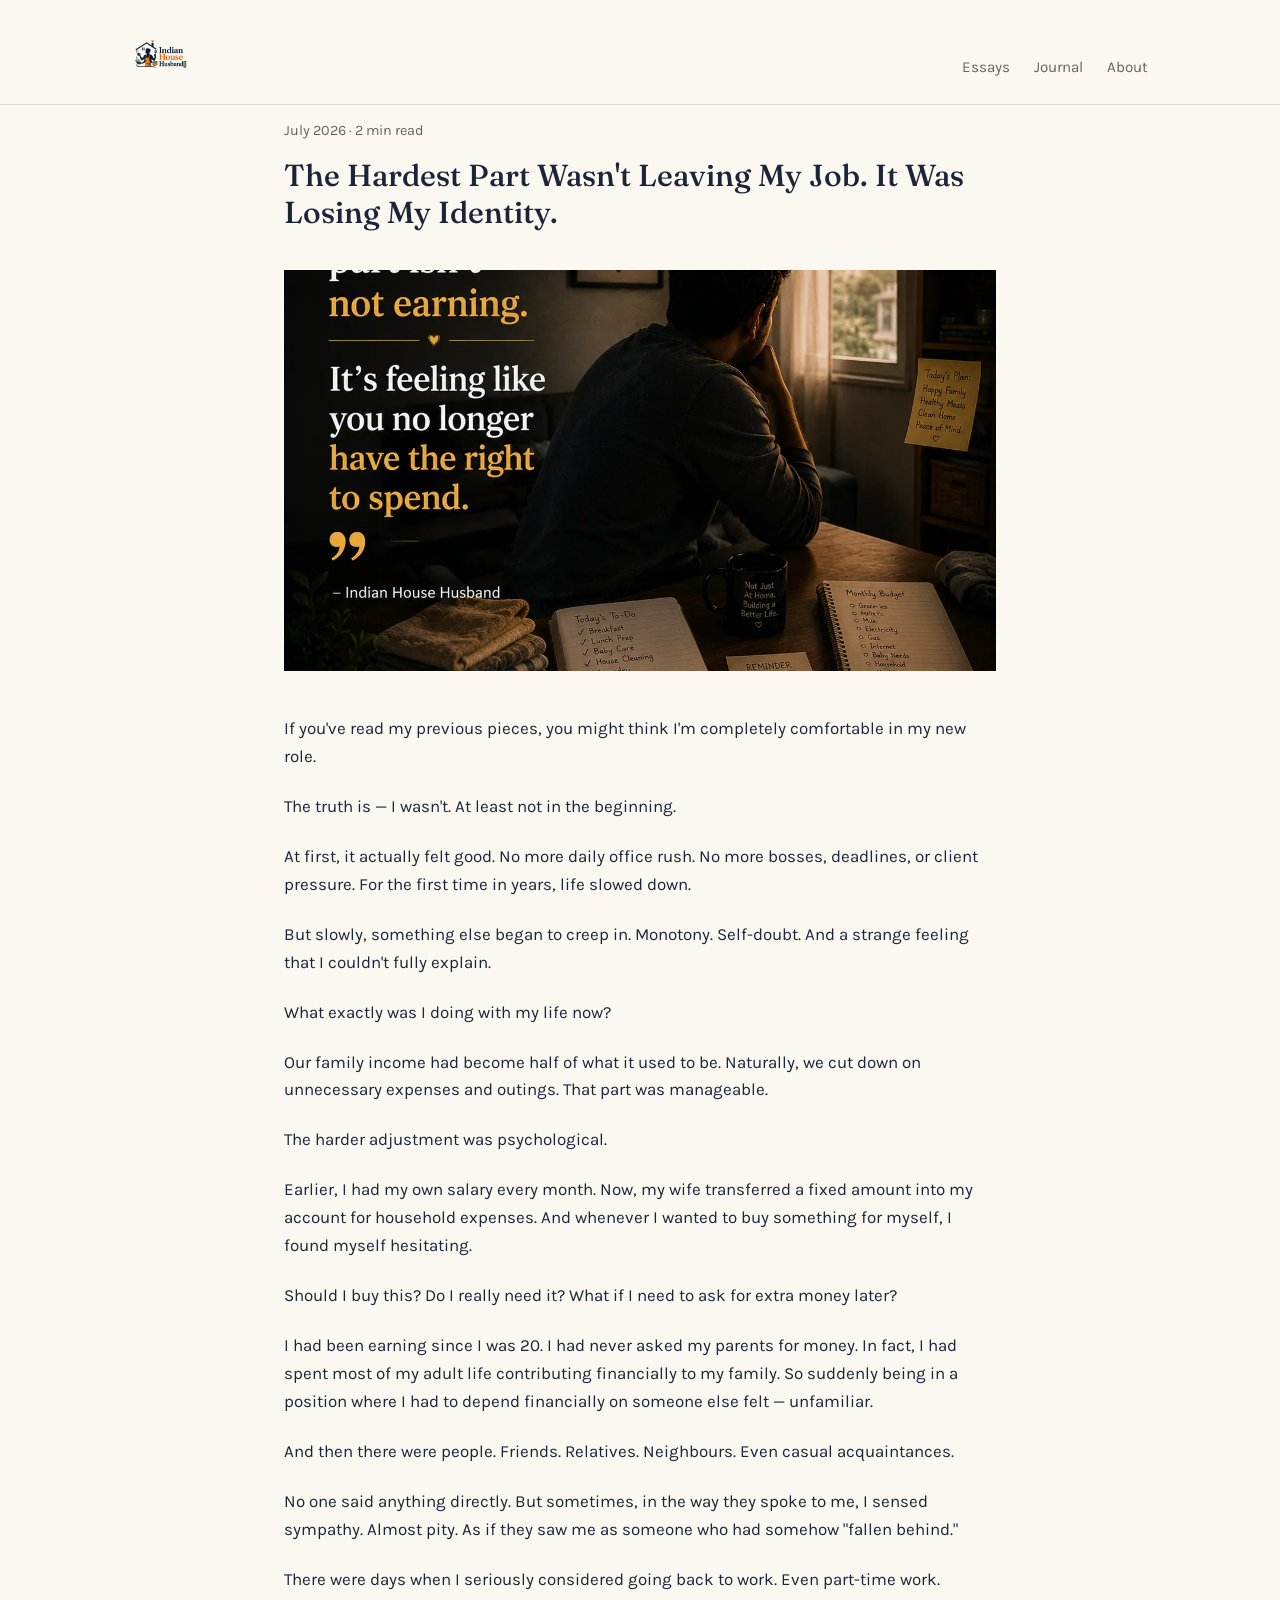
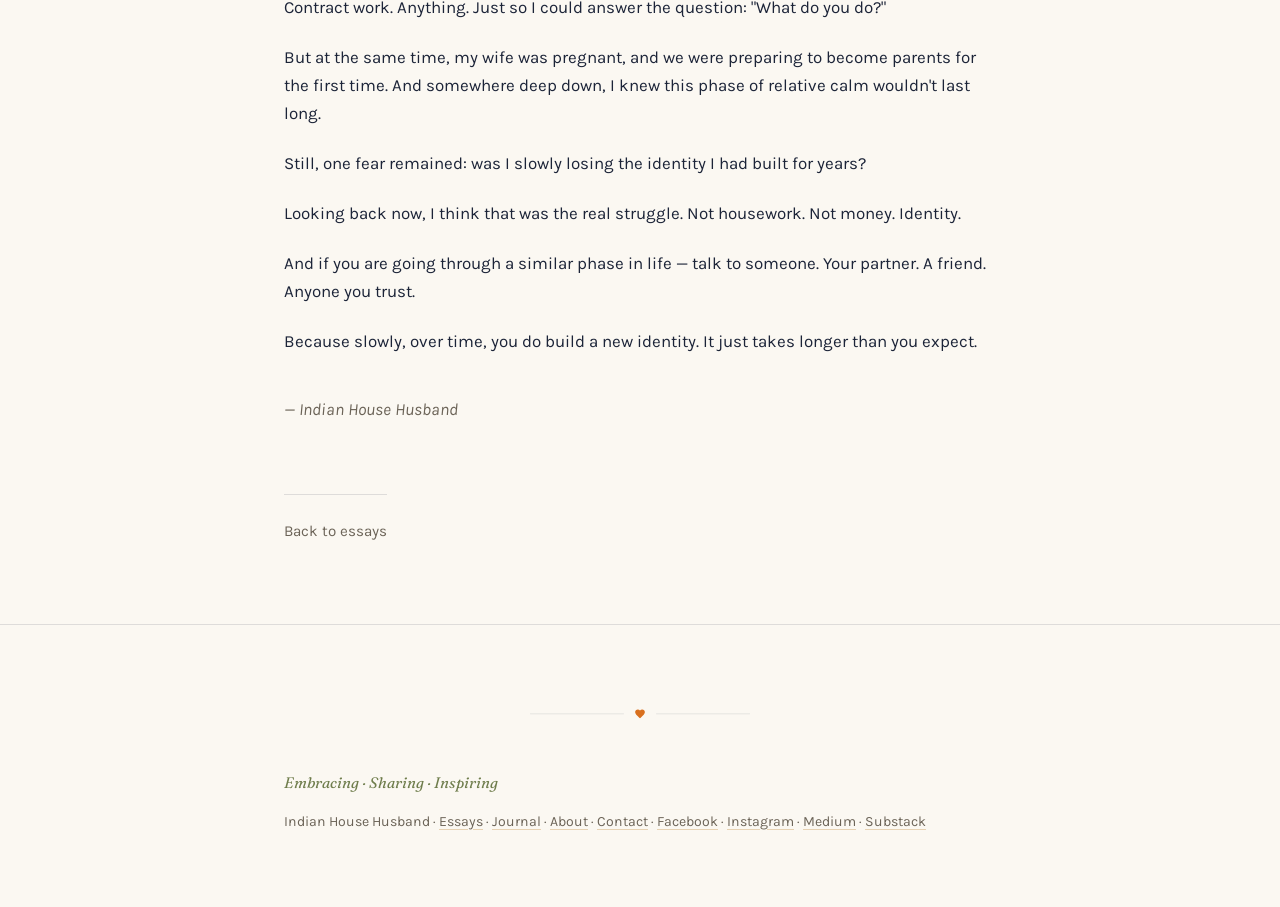
<file: essays/losing-my-identity.html>
<!DOCTYPE html>
<html lang="en-IN">
<head>
<meta charset="UTF-8">
<meta name="viewport" content="width=device-width, initial-scale=1.0">
<title>The Hardest Part Wasn&#x27;t Leaving My Job. It Was Losing My Identity. — Indian House Husband</title>
<meta name="description" content="If you&#x27;ve read my previous pieces, you might think I&#x27;m completely comfortable in my new role. The truth is, I wasn&#x27;t.">
<link rel="canonical" href="https://indianhousehusband.com/essays/losing-my-identity.html">
<meta name="theme-color" content="#fbf8f2">
<meta name="robots" content="index, follow, max-image-preview:large">

<meta property="og:type" content="article">
<meta property="article:published_time" content="2026-07-01">
<meta property="og:site_name" content="Indian House Husband">
<meta property="og:title" content="The Hardest Part Wasn&#x27;t Leaving My Job. It Was Losing My Identity.">
<meta property="og:description" content="If you&#x27;ve read my previous pieces, you might think I&#x27;m completely comfortable in my new role. The truth is, I wasn&#x27;t.">
<meta property="og:url" content="https://indianhousehusband.com/essays/losing-my-identity.html">
<meta property="og:image" content="https://indianhousehusband.com/images/07_2026.png">
<meta property="og:image:width" content="1200">
<meta property="og:image:height" content="1200">
<meta property="og:image:alt" content="The Hardest Part Wasn&#x27;t Leaving My Job. It Was Losing My Identity.">
<meta name="twitter:card" content="summary_large_image">
<meta name="twitter:title" content="The Hardest Part Wasn&#x27;t Leaving My Job. It Was Losing My Identity.">
<meta name="twitter:description" content="If you&#x27;ve read my previous pieces, you might think I&#x27;m completely comfortable in my new role. The truth is, I wasn&#x27;t.">
<meta name="twitter:image" content="https://indianhousehusband.com/images/07_2026.png">

<script type="application/ld+json">
{
  "@context": "https://schema.org",
  "@type": "BlogPosting",
  "headline": "The Hardest Part Wasn't Leaving My Job. It Was Losing My Identity.",
  "description": "If you've read my previous pieces, you might think I'm completely comfortable in my new role. The truth is, I wasn't.",
  "url": "https://indianhousehusband.com/essays/losing-my-identity.html",
  "mainEntityOfPage": {
    "@type": "WebPage",
    "@id": "https://indianhousehusband.com/essays/losing-my-identity.html"
  },
  "image": [
    "https://indianhousehusband.com/images/07_2026.png"
  ],
  "datePublished": "2026-07-01",
  "dateModified": "2026-11-02",
  "inLanguage": "en-IN",
  "isPartOf": {
    "@type": "Blog",
    "@id": "https://indianhousehusband.com/#blog",
    "name": "Indian House Husband",
    "url": "https://indianhousehusband.com/"
  },
  "author": {
    "@type": "Organization",
    "name": "Indian House Husband",
    "url": "https://indianhousehusband.com/"
  },
  "publisher": {
    "@type": "Organization",
    "name": "Indian House Husband",
    "logo": {
      "@type": "ImageObject",
      "url": "https://indianhousehusband.com/logo.png"
    }
  }
}
</script>
<script type="application/ld+json">
{
  "@context": "https://schema.org",
  "@type": "BreadcrumbList",
  "itemListElement": [
    {
      "@type": "ListItem",
      "position": 1,
      "name": "Essays",
      "item": "https://indianhousehusband.com/"
    },
    {
      "@type": "ListItem",
      "position": 2,
      "name": "The Hardest Part Wasn't Leaving My Job. It Was Losing My Identity.",
      "item": "https://indianhousehusband.com/essays/losing-my-identity.html"
    }
  ]
}
</script>

<link rel="icon" href="../logo.png">
<link rel="preconnect" href="https://fonts.googleapis.com">
<link rel="preconnect" href="https://fonts.gstatic.com" crossorigin>
<link rel="stylesheet" href="https://fonts.googleapis.com/css2?family=Fraunces:ital,opsz,wght@0,9..144,400;0,9..144,500;0,9..144,600;1,9..144,400&family=Karla:wght@400;500;600&display=swap">
<link rel="stylesheet" href="../style.css">
</head>
<body>

<header class="site-header">
  <div class="wrap-wide">
    <a href="../index.html" class="wordmark"><img src="../logo-header.webp" alt="Indian House Husband" width="111" height="80"></a>
    <nav class="site-nav">
      <a href="../index.html">Essays</a>
      <a href="../journal.html">Journal</a>
      <a href="../about.html">About</a>
    </nav>
  </div>
</header>

<main class="wrap">

  <article>
    <div class="essay-header">
      <p class="essay-meta">July 2026 · 2 min read</p>
      <h1>The Hardest Part Wasn't Leaving My Job. It Was Losing My Identity.</h1>
    </div>

    <img src="../images/07_2026.webp" alt="The Hardest Part Wasn't Leaving My Job. It Was Losing My Identity." width="1200" height="1200" class="essay-cover-placeholder"/>

    <div class="essay-body">
      <p>If you've read my previous pieces, you might think I'm completely comfortable in my new role.</p>

      <p>The truth is — I wasn't. At least not in the beginning.</p>

      <p>At first, it actually felt good. No more daily office rush. No more bosses, deadlines, or client pressure. For the first time in years, life slowed down.</p>

      <p>But slowly, something else began to creep in. Monotony. Self-doubt. And a strange feeling that I couldn't fully explain.</p>

      <p>What exactly was I doing with my life now?</p>

      <p>Our family income had become half of what it used to be. Naturally, we cut down on unnecessary expenses and outings. That part was manageable.</p>

      <p>The harder adjustment was psychological.</p>

      <p>Earlier, I had my own salary every month. Now, my wife transferred a fixed amount into my account for household expenses. And whenever I wanted to buy something for myself, I found myself hesitating.</p>

      <p>Should I buy this? Do I really need it? What if I need to ask for extra money later?</p>

      <p>I had been earning since I was 20. I had never asked my parents for money. In fact, I had spent most of my adult life contributing financially to my family. So suddenly being in a position where I had to depend financially on someone else felt&nbsp;&mdash; unfamiliar.</p>

      <p>And then there were people. Friends. Relatives. Neighbours. Even casual acquaintances.</p>

      <p>No one said anything directly. But sometimes, in the way they spoke to me, I sensed sympathy. Almost pity. As if they saw me as someone who had somehow "fallen behind."</p>

      <p>There were days when I seriously considered going back to work. Even part-time work. Contract work. Anything. Just so I could answer the question: "What do you do?"</p>

      <p>But at the same time, my wife was pregnant, and we were preparing to become parents for the first time. And somewhere deep down, I knew this phase of relative calm wouldn't last long.</p>

      <p>Still, one fear remained: was I slowly losing the identity I had built for years?</p>

      <p>Looking back now, I think that was the real struggle. Not housework. Not money. Identity.</p>

      <p>And if you are going through a similar phase in life — talk to someone. Your partner. A friend. Anyone you trust.</p>

      <p>Because slowly, over time, you do build a new identity. It just takes longer than you expect.</p>

      <p class="signoff">— Indian House Husband</p>
    </div>

    <a class="back-link" href="../index.html">Back to essays</a>
  </article>

</main>

<footer class="site-footer">
  <div class="wrap">
    <svg class="ornament-divider" viewBox="0 0 300 24" xmlns="http://www.w3.org/2000/svg" role="presentation" aria-hidden="true">
      <line x1="0" y1="12" x2="128" y2="12" stroke="var(--rule)" stroke-width="1"/>
      <path transform="translate(142,4) scale(0.667)" fill="var(--accent)" d="M12 21.35l-1.45-1.32C5.4 15.36 2 12.28 2 8.5 2 5.42 4.42 3 7.5 3c1.74 0 3.41.81 4.5 2.09C13.09 3.81 14.76 3 16.5 3 19.58 3 22 5.42 22 8.5c0 3.78-3.4 6.86-8.55 11.54L12 21.35z"/>
      <line x1="172" y1="12" x2="300" y2="12" stroke="var(--rule)" stroke-width="1"/>
    </svg>
    <p class="tagline-footer">Embracing &middot; Sharing &middot; Inspiring</p>
    <p>Indian House Husband &middot; <a href="../index.html">Essays</a> &middot; <a href="../journal.html">Journal</a> &middot; <a href="../about.html">About</a> &middot; <a href="../contact.html">Contact</a> &middot; <a href="https://www.facebook.com/indianhousehusband/" target="_blank" rel="noopener">Facebook</a> &middot; <a href="https://www.instagram.com/_indianhousehusband/" target="_blank" rel="noopener">Instagram</a> &middot; <a href="https://medium.com/@indianhousehusband" target="_blank" rel="noopener">Medium</a> &middot; <a href="https://substack.com/@indianhousehusband" target="_blank" rel="noopener">Substack</a></p>
  </div>
</footer>

</body>
</html>
</file>
<file: style.css>
:root {
  --bg: #fbf8f2;
  --bg-panel: #f2ece0;
  --text: #1c2438;
  --text-muted: #6b6357;
  --accent: #d9701e;
  --accent-soft: #b85e17;
  --sage: #6f7d4c;
  --rule: rgba(28, 36, 56, 0.13);
  --max-width: 760px;
  --wide-width: 1080px;
}

* {
  box-sizing: border-box;
}

img {
  max-width: 100%;
  height: auto;
}

html {
  -webkit-text-size-adjust: 100%;
}

body {
  margin: 0;
  background: var(--bg);
  color: var(--text);
  font-family: 'Karla', sans-serif;
  font-size: 17px;
  line-height: 1.65;
  -webkit-font-smoothing: antialiased;
}

a {
  color: var(--accent);
  text-decoration-color: rgba(199, 154, 84, 0.4);
  text-underline-offset: 3px;
}

a:hover,
a:focus-visible {
  text-decoration-color: var(--accent);
}

a:focus-visible,
button:focus-visible {
  outline: 2px solid var(--accent);
  outline-offset: 3px;
}

h1, h2, h3 {
  font-family: 'Fraunces', serif;
  font-weight: 500;
  line-height: 1.2;
  margin: 0 0 0.5em;
  color: var(--text);
}

.wrap {
  max-width: var(--max-width);
  margin: 0 auto;
  padding: 0 24px;
}

.wrap-wide {
  max-width: var(--wide-width);
  margin: 0 auto;
  padding: 0 32px;
}

/* Placeholders — swap these out for real <img> tags */

.img-placeholder {
  border: 1px dashed var(--rule);
  background: var(--bg-panel);
  color: var(--text-muted);
  display: flex;
  align-items: center;
  justify-content: center;
  text-align: center;
  font-size: 0.78rem;
  line-height: 1.5;
  padding: 12px;
}

.hero-image-placeholder {
  width: 100%;
  aspect-ratio: 4 / 3;
}

.essay-thumb-placeholder {
  width: 128px;
  height: 96px;
  object-fit: cover;
  flex-shrink: 0;
  font-size: 0.66rem;
  padding: 6px;
}

.essay-cover-placeholder {
  width: 100%;
  aspect-ratio: 16 / 9;
  object-fit: cover;
  margin-bottom: 36px;
}

/* Section divider ornament */

.ornament-divider {
  display: block;
  width: 100%;
  max-width: 220px;
  height: auto;
  margin: 48px auto;
}

/* Header */

.site-header {
  padding: 32px 0 24px;
  border-bottom: 1px solid var(--rule);
  margin-bottom: 0;
}

.site-header .wrap-wide {
  display: flex;
  align-items: baseline;
  justify-content: space-between;
  flex-wrap: wrap;
  gap: 12px;
}

.wordmark {
  display: inline-flex;
  align-items: center;
  text-decoration: none;
}

.wordmark img {
  height: 40px;
  width: auto;
  display: block;
}

.site-nav a {
  font-size: 0.95rem;
  color: var(--text-muted);
  text-decoration: none;
  margin-left: 20px;
}

.site-nav a:hover,
.site-nav a:focus-visible {
  color: var(--accent);
}

/* Hero */

.hero-section {
  padding: 56px 0 8px;
}

.hero-grid {
  display: grid;
  grid-template-columns: 1.2fr 1fr;
  gap: 48px;
  align-items: center;
}

.hero h1 {
  font-size: 2.5rem;
  font-style: italic;
  font-weight: 400;
}

.hero .tagline {
  font-family: 'Fraunces', serif;
  font-size: 1.3rem;
  color: var(--text-muted);
  margin: 0 0 28px;
}

.hero p.lede {
  max-width: 54ch;
  color: var(--text);
  font-size: 1.05rem;
}

@media (max-width: 880px) {
  .hero-grid {
    grid-template-columns: 1fr;
    gap: 28px;
  }
  .hero-image-placeholder {
    aspect-ratio: 16 / 9;
  }
}

/* Essay list */

.essay-list {
  margin-top: 8px;
  margin-bottom: 56px;
}

.essay-list h2 {
  font-size: 1.1rem;
  font-weight: 600;
  font-style: normal;
  color: var(--text-muted);
  margin-bottom: 20px;
}

.essay-row {
  display: flex;
  gap: 20px;
  align-items: flex-start;
  padding: 22px 0;
  border-top: 1px solid var(--rule);
  text-decoration: none;
}

.essay-row:last-child {
  border-bottom: 1px solid var(--rule);
}

.essay-row-content {
  min-width: 0;
}

.essay-row .essay-title {
  font-family: 'Fraunces', serif;
  font-size: 1.25rem;
  font-weight: 500;
  color: var(--text);
  margin: 0 0 6px;
  display: block;
}

.essay-row:hover .essay-title,
.essay-row:focus-visible .essay-title {
  color: var(--accent);
}

.essay-row .essay-meta {
  display: block;
  font-size: 0.88rem;
  color: var(--accent-soft);
}

.essay-row .essay-dek {
  display: block;
  color: var(--text-muted);
  font-size: 0.96rem;
  margin-top: 6px;
  margin-bottom: 8px;
}

@media (max-width: 600px) {
  .essay-row {
    flex-direction: column;
  }
  .essay-thumb-placeholder {
    width: 100%;
    height: 160px;
  }
}

.more-link {
  margin-top: 44px;
  padding-top: 24px;
  border-top: 1px solid var(--rule);
  color: var(--text-muted);
  font-size: 0.95rem;
}

/* About / prose pages */

.about-banner {
  width: 100%;
  height: auto;
  display: block;
  margin: 0 0 36px;
}

.page-title {
  font-size: 2rem;
  margin-bottom: 32px;
}

.prose p {
  margin: 0 0 22px;
}

.prose p.byline {
  color: var(--text-muted);
  font-style: italic;
}

/* Essay page */

.essay-header {
  margin-bottom: 40px;
}

.essay-header .essay-meta {
  color: var(--text-muted);
  font-size: 0.9rem;
  margin-bottom: 14px;
}

.essay-header h1 {
  font-size: 1.9rem;
  font-style: normal;
}

.essay-body p {
  margin: 0 0 22px;
  font-size: 1.06rem;
}

.essay-body p.signoff {
  color: var(--text-muted);
  font-style: italic;
  margin-top: 40px;
}

.back-link {
  display: inline-block;
  margin-top: 48px;
  padding-top: 24px;
  border-top: 1px solid var(--rule);
  color: var(--text-muted);
  text-decoration: none;
  font-size: 0.95rem;
}

.back-link:hover {
  color: var(--accent);
}

/* Footer */

.site-footer {
  margin-top: 80px;
  padding: 32px 0 60px;
  border-top: 1px solid var(--rule);
  color: var(--text-muted);
  font-size: 0.88rem;
}

.site-footer a {
  color: var(--text-muted);
}

.tagline-footer {
  color: var(--sage);
  font-family: 'Fraunces', serif;
  font-style: italic;
  font-size: 0.95rem;
  margin: 0 0 10px;
}

.site-footer a:hover {
  color: var(--accent);
}

@media (min-width: 641px) and (max-width: 1024px) {
  .wrap-wide {
    padding: 0 28px;
  }
  .hero-grid {
    gap: 32px;
  }
}

@media (max-width: 480px) {
  body {
    font-size: 16px;
  }
  .hero h1 {
    font-size: 1.9rem;
  }
  .site-nav a {
    margin-left: 14px;
  }
}

@media (prefers-reduced-motion: reduce) {
  * {
    transition: none !important;
  }
}

/* Journal */
.kicker { display:block; font-size:.75rem; letter-spacing:.12em; text-transform:uppercase; color:var(--accent); margin-bottom:8px; }
.btn-download { display:inline-block; margin-top:14px; padding:12px 22px; background:var(--text); color:#fff !important; border-radius:4px; font-size:.95rem; text-decoration:none; }
.btn-download:hover { background:var(--accent); }
.muted { color:var(--text-muted); font-size:.9rem; }
.journal-feature { margin-top:8px; }
.journal-feature-card { display:flex; gap:24px; align-items:center; padding:20px; background:var(--bg-panel); border:1px solid var(--rule); border-radius:6px; text-decoration:none; color:var(--text); }
.journal-feature-card img { width:110px; height:auto; flex:none; box-shadow:0 2px 10px rgba(28,36,56,.18); }
.journal-feature-card .essay-title, .journal-feature-card .essay-dek { display:block; }
.journal-hero { display:flex; gap:36px; align-items:flex-start; margin-bottom:36px; }
.journal-hero img { width:280px; max-width:42%; height:auto; box-shadow:0 4px 18px rgba(28,36,56,.22); }
.journal-list { padding-left:20px; line-height:1.9; }
@media (max-width:640px) {
  .journal-hero { flex-direction:column; align-items:center; text-align:center; }
  .journal-hero img { max-width:70%; }
  .journal-feature-card { flex-direction:column; text-align:center; }
}
.journal-page { padding-top:44px; }

.btn-soon { background:var(--bg-panel); color:var(--text-muted) !important; border:1px solid var(--rule); cursor:default; }
.btn-soon:hover { background:var(--bg-panel); }

h1 .kicker { font-family: 'Karla', sans-serif; font-style: normal; font-weight: 600; margin-bottom: 10px; }
.contact-page { padding-top: 44px; }
</file>
